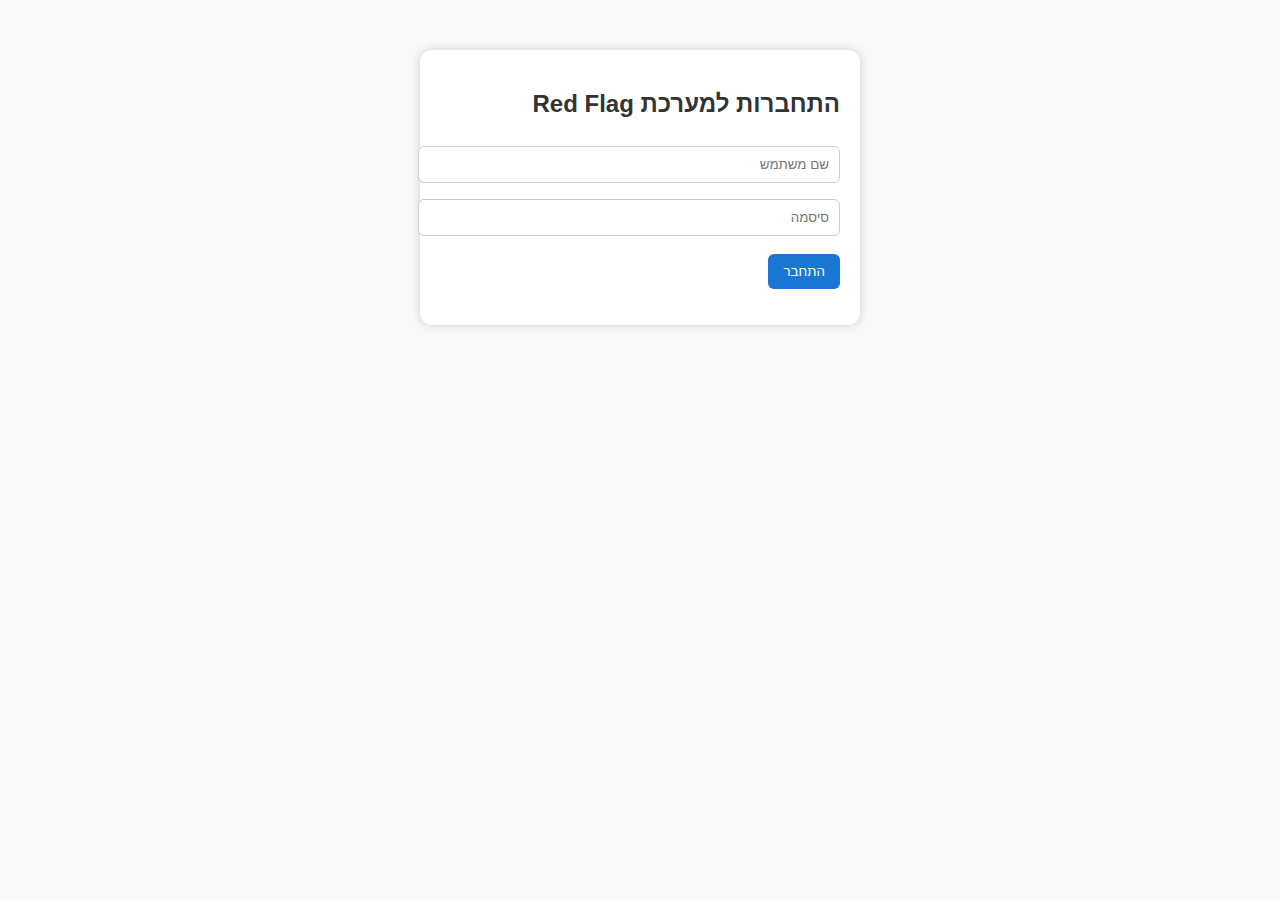
<file: REDFLAG.HTML>
<!DOCTYPE html>
<html lang="he">
<head>
  <meta charset="UTF-8">
  <title>Red Flag – Detecting Hidden Dangers in Teen Relationships</title>
  <style>
    body { font-family: Arial; background: #f9f9f9; direction: rtl; margin: 0; padding: 0; }
    .login, .dashboard { max-width: 400px; margin: 50px auto; padding: 20px; background: #fff; border-radius: 12px; box-shadow: 0 0 10px #ccc; }
    .hidden { display: none; }
    .profile-card { border: 1px solid #ddd; padding: 12px; margin: 10px 0; border-radius: 8px; background: #f0f0f0; }
    button { background: #1976d2; color: white; padding: 10px 15px; border: none; border-radius: 6px; cursor: pointer; margin-top: 10px; }
    input { width: 100%; padding: 10px; margin: 8px 0; border: 1px solid #ccc; border-radius: 6px; }
    h2, h3 { color: #333; }
  </style>
</head>
<body>

<div class="login">
  <h2>התחברות למערכת Red Flag</h2>
  <input id="username" placeholder="שם משתמש">
  <input id="password" type="password" placeholder="סיסמה">
  <button onclick="login()">התחבר</button>
  <p id="loginError" style="color: red"></p>
</div>

<div class="dashboard hidden">
  <h2>ברוכים הבאים ל-Red Flag, <span id="displayName"></span></h2>
  <div id="studentsContainer"></div>
</div>

<script>
  const users = [
    { username: "teacher1", password: "1234", name: "רותי המורה" },
    { username: "counselor1", password: "abcd", name: "דניאל היועץ" },
    { username: "admin", password: "admin", name: "מנהלת בית הספר" }
  ];

  const students = [
    { id: 1, name: "נועם לוי", status: "ניטרלי", score: 53 },
    { id: 2, name: "רוני כהן", status: "סיכון בינוני", score: 74 },
    { id: 3, name: "מאיה פרץ", status: "סיכון גבוה", score: 91 }
  ];

  function login() {
    const user = users.find(u => u.username === username.value && u.password === password.value);
    if (!user) {
      loginError.innerText = "שם משתמש או סיסמה שגויים";
      return;
    }
    document.querySelector(".login").classList.add("hidden");
    document.querySelector(".dashboard").classList.remove("hidden");
    displayName.innerText = user.name;
    loadStudents();
  }

  function loadStudents() {
    const container = document.getElementById("studentsContainer");
    container.innerHTML = "<h3>רשימת תלמידים במעקב רגשי</h3>";
    students.forEach(s => {
      const div = document.createElement("div");
      div.className = "profile-card";
      div.innerHTML = `
        <strong>${s.name}</strong><br>
        מצב רגשי: <b>${s.status}</b><br>
        ניקוד מדד רגשי: ${s.score}<br>
        <button onclick="viewStudent(${s.id})">צפה בפרופיל</button>
      `;
      container.appendChild(div);
    });
  }

  function viewStudent(id) {
    const student = students.find(s => s.id === id);
    alert(`
---
מערכת Red Flag
פרופיל: ${student.name}
מצב רגשי: ${student.status}
ניקוד רגשי: ${student.score}
---
(בהתבסס על ניתוח AI לזיהוי קשרים מסוכנים)`);
  }
</script>

</body>
</html>
</file>
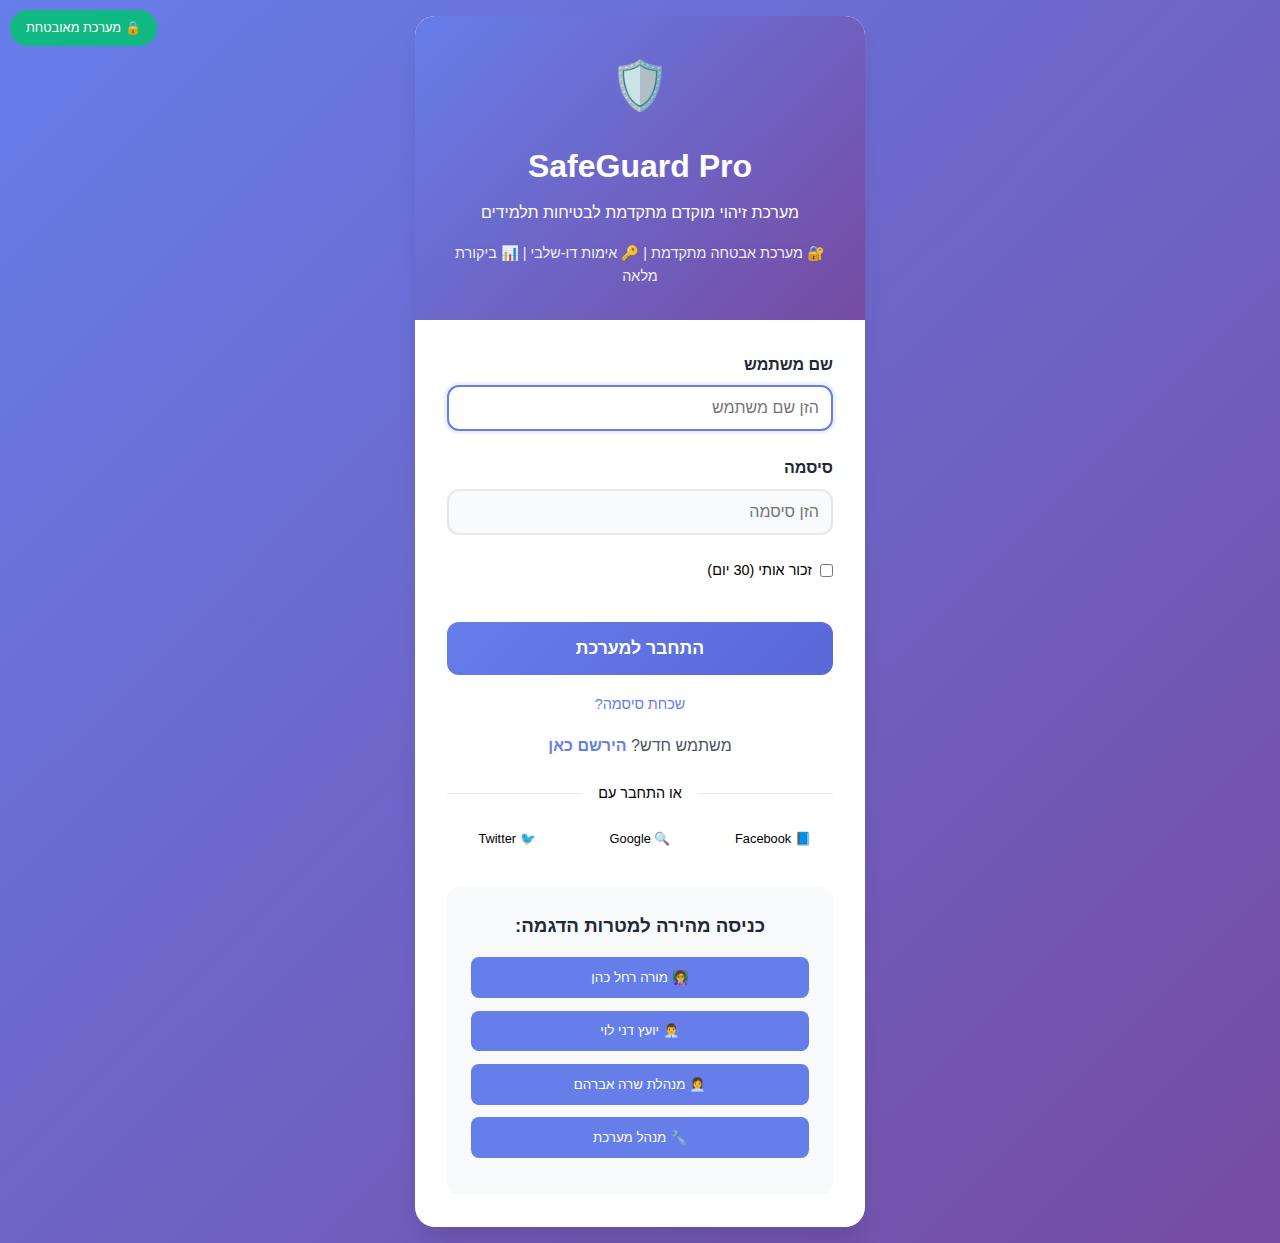
<file: safeguard_application (1).html>
<!DOCTYPE html>
<html lang="he" dir="rtl">
<head>
    <meta charset="UTF-8">
    <meta name="viewport" content="width=device-width, initial-scale=1.0">
    <title>SafeGuard - מערכת זיהוי מוקדם לבטיחות תלמידים - מתקדמת</title>
    <style>
        /* === בסיס === */
        * {
            margin: 0;
            padding: 0;
            box-sizing: border-box;
        }

        :root {
            --primary: #667eea;
            --primary-dark: #5a67d8;
            --secondary: #764ba2;
            --success: #10b981;
            --error: #ef4444;
            --warning: #f59e0b;
            --info: #0ea5e9;
            --bg-light: #f7fafc;
            --white: #ffffff;
            --gray-50: #f9fafb;
            --gray-100: #f3f4f6;
            --gray-200: #e5e7eb;
            --gray-600: #4b5563;
            --gray-800: #1f2937;
            --shadow: 0 4px 6px -1px rgba(0, 0, 0, 0.1);
            --shadow-lg: 0 10px 15px -3px rgba(0, 0, 0, 0.1);
            --shadow-xl: 0 20px 25px -5px rgba(0, 0, 0, 0.1);
            --radius: 12px;
            --radius-lg: 20px;
        }

        body {
            font-family: 'Segoe UI', Tahoma, Geneva, Verdana, sans-serif;
            background: linear-gradient(135deg, var(--primary) 0%, var(--secondary) 100%);
            min-height: 100vh;
            line-height: 1.6;
        }

        /* === עיצובים כלליים === */
        .btn {
            display: inline-flex;
            align-items: center;
            gap: 0.5rem;
            padding: 0.75rem 1.5rem;
            border: none;
            border-radius: 8px;
            font-size: 0.9rem;
            font-weight: 500;
            cursor: pointer;
            transition: all 0.3s ease;
            text-decoration: none;
        }

        .btn-primary { background: var(--primary); color: var(--white); }
        .btn-primary:hover { background: var(--primary-dark); transform: translateY(-1px); }
        .btn-success { background: var(--success); color: var(--white); }
        .btn-warning { background: var(--warning); color: var(--white); }
        .btn-danger { background: var(--error); color: var(--white); }
        .btn-secondary { background: var(--gray-200); color: var(--gray-800); }

        .card {
            background: var(--white);
            border-radius: var(--radius);
            padding: 1.5rem;
            box-shadow: var(--shadow);
            transition: transform 0.3s ease;
            margin-bottom: 1.5rem;
        }

        .card:hover { transform: translateY(-2px); }

        .status-badge {
            display: inline-block;
            padding: 0.25rem 0.75rem;
            border-radius: 20px;
            font-size: 0.8rem;
            font-weight: 500;
        }

        .status-high { background: rgba(239, 68, 68, 0.1); color: var(--error); }
        .status-medium { background: rgba(245, 158, 11, 0.1); color: var(--warning); }
        .status-low { background: rgba(16, 185, 129, 0.1); color: var(--success); }
        .status-new { background: rgba(14, 165, 233, 0.1); color: var(--info); }

        .hidden { display: none !important; }

        /* === מערכות אבטחה חדשות === */
        .security-indicator {
            position: fixed;
            top: 10px;
            left: 10px;
            background: var(--success);
            color: white;
            padding: 0.5rem 1rem;
            border-radius: 20px;
            font-size: 0.8rem;
            z-index: 9999;
            animation: pulse 2s infinite;
        }

        .security-indicator.warning {
            background: var(--warning);
        }

        .security-indicator.danger {
            background: var(--error);
        }

        @keyframes pulse {
            0%, 100% { opacity: 1; }
            50% { opacity: 0.7; }
        }

        .biometric-scanner {
            width: 100px;
            height: 100px;
            border: 3px solid var(--primary);
            border-radius: 50%;
            margin: 1rem auto;
            display: flex;
            align-items: center;
            justify-content: center;
            font-size: 2rem;
            animation: scan 2s infinite;
            cursor: pointer;
        }

        @keyframes scan {
            0%, 100% { border-color: var(--primary); }
            50% { border-color: var(--success); }
        }

        .two-factor-input {
            display: flex;
            gap: 0.5rem;
            justify-content: center;
            margin: 1rem 0;
        }

        .two-factor-input input {
            width: 50px;
            height: 50px;
            text-align: center;
            font-size: 1.5rem;
            border: 2px solid var(--gray-200);
            border-radius: 8px;
            transition: all 0.3s ease;
        }

        .two-factor-input input:focus {
            border-color: var(--primary);
            outline: none;
        }

        .activity-log {
            max-height: 300px;
            overflow-y: auto;
            border: 1px solid var(--gray-200);
            border-radius: 8px;
            padding: 1rem;
        }

        .log-entry {
            display: flex;
            justify-content: space-between;
            padding: 0.5rem;
            border-bottom: 1px solid var(--gray-100);
            font-size: 0.9rem;
        }

        .log-entry:last-child {
            border-bottom: none;
        }

        .log-entry.success { color: var(--success); }
        .log-entry.warning { color: var(--warning); }
        .log-entry.error { color: var(--error); }

        .permission-matrix {
            display: grid;
            grid-template-columns: 200px repeat(4, 1fr);
            gap: 0.5rem;
            margin: 1rem 0;
        }

        .permission-header {
            background: var(--primary);
            color: white;
            padding: 0.5rem;
            text-align: center;
            font-weight: bold;
        }

        .permission-cell {
            background: var(--gray-50);
            padding: 0.5rem;
            text-align: center;
            border: 1px solid var(--gray-200);
        }

        .permission-granted {
            background: rgba(16, 185, 129, 0.1);
            color: var(--success);
        }

        .permission-denied {
            background: rgba(239, 68, 68, 0.1);
            color: var(--error);
        }

        /* === דף התחברות === */
        .login-page {
            display: flex;
            align-items: center;
            justify-content: center;
            min-height: 100vh;
            padding: 1rem;
        }

        .login-container {
            background: var(--white);
            border-radius: var(--radius-lg);
            box-shadow: var(--shadow-xl);
            overflow: hidden;
            width: 100%;
            max-width: 450px;
            animation: slideIn 0.8s ease-out;
        }

        @keyframes slideIn {
            from { opacity: 0; transform: translateY(30px) scale(0.95); }
            to { opacity: 1; transform: translateY(0) scale(1); }
        }

        .login-header {
            background: linear-gradient(135deg, var(--primary) 0%, var(--secondary) 100%);
            color: var(--white);
            padding: 2rem;
            text-align: center;
        }

        .login-header .logo { font-size: 3rem; margin-bottom: 1rem; }
        .login-header h1 { font-size: 2rem; margin-bottom: 0.5rem; }

        .login-form {
            padding: 2rem;
        }

        .form-group {
            margin-bottom: 1.5rem;
        }

        .form-label {
            display: block;
            color: var(--gray-800);
            font-weight: 600;
            margin-bottom: 0.5rem;
        }

        .form-input {
            width: 100%;
            padding: 1rem;
            border: 2px solid var(--gray-200);
            border-radius: var(--radius);
            font-size: 1rem;
            transition: all 0.3s ease;
            background: var(--gray-50);
        }

        .form-input:focus {
            outline: none;
            border-color: var(--primary);
            background: var(--white);
            box-shadow: 0 0 0 3px rgba(102, 126, 234, 0.1);
        }

        .login-btn {
            width: 100%;
            padding: 1rem;
            background: linear-gradient(135deg, var(--primary) 0%, var(--primary-dark) 100%);
            color: var(--white);
            border: none;
            border-radius: var(--radius);
            font-size: 1.1rem;
            font-weight: 600;
            cursor: pointer;
            transition: all 0.3s ease;
            margin-top: 1rem;
        }

        .login-btn:hover {
            transform: translateY(-2px);
            box-shadow: var(--shadow-lg);
        }

        .quick-login {
            margin-top: 2rem;
            padding: 1.5rem;
            background: var(--gray-50);
            border-radius: var(--radius);
        }

        .quick-login h3 {
            margin-bottom: 1rem;
            color: var(--gray-800);
            text-align: center;
        }

        .quick-btn {
            display: block;
            width: 100%;
            padding: 0.8rem;
            margin-bottom: 0.8rem;
            background: var(--primary);
            color: var(--white);
            border: none;
            border-radius: 8px;
            cursor: pointer;
            transition: all 0.3s ease;
        }

        .quick-btn:hover { background: var(--primary-dark); }

        .social-btn {
            flex: 1;
            padding: 0.6rem;
            border: 1px solid var(--gray-300);
            border-radius: 8px;
            background: var(--white);
            cursor: pointer;
            font-size: 0.8rem;
            font-weight: 500;
            transition: all 0.3s ease;
            min-width: 80px;
        }

        .social-btn:hover {
            transform: translateY(-1px);
            box-shadow: var(--shadow);
        }

        .social-btn.facebook:hover { background: #1877f2; color: white; }
        .social-btn.google:hover { background: #4285f4; color: white; }
        .social-btn.twitter:hover { background: #1da1f2; color: white; }

        /* דף הרשמה */
        .register-page {
            display: none;
        }

        .register-container {
            background: var(--white);
            border-radius: var(--radius-lg);
            box-shadow: var(--shadow-xl);
            overflow: hidden;
            width: 100%;
            max-width: 500px;
            animation: slideIn 0.8s ease-out;
        }

        .register-header {
            background: linear-gradient(135deg, var(--success) 0%, #059669 100%);
            color: var(--white);
            padding: 2rem;
            text-align: center;
        }

        .register-form {
            padding: 2rem;
        }

        /* === האפליקציה הראשית === */
        .app-page {
            display: none;
            background-color: var(--bg-light);
            color: var(--gray-800);
            min-height: 100vh;
        }

        /* כותרת */
        .header {
            background: linear-gradient(135deg, var(--primary), var(--primary-dark));
            color: var(--white);
            padding: 1rem 2rem;
            box-shadow: var(--shadow);
        }

        .header-content {
            max-width: 1200px;
            margin: 0 auto;
            display: flex;
            justify-content: space-between;
            align-items: center;
        }

        .header .logo {
            display: flex;
            align-items: center;
            gap: 0.5rem;
            font-size: 1.5rem;
            font-weight: bold;
        }

        .user-menu {
            display: flex;
            align-items: center;
            gap: 1rem;
        }

        /* ניווט */
        .navigation {
            background: var(--white);
            border-bottom: 1px solid var(--gray-200);
            padding: 0 2rem;
        }

        .nav-content {
            max-width: 1200px;
            margin: 0 auto;
            display: flex;
            gap: 2rem;
        }

        .nav-item {
            padding: 1rem 0;
            cursor: pointer;
            border-bottom: 3px solid transparent;
            transition: all 0.3s ease;
            font-weight: 500;
        }

        .nav-item:hover,
        .nav-item.active {
            color: var(--primary);
            border-bottom-color: var(--primary);
        }

        /* תוכן ראשי */
        .main-content {
            max-width: 1200px;
            margin: 2rem auto;
            padding: 0 2rem;
        }

        .page-title {
            font-size: 2rem;
            margin-bottom: 2rem;
            color: var(--gray-800);
        }

        /* כרטיסיות דשבורד */
        .dashboard-cards {
            display: grid;
            grid-template-columns: repeat(auto-fit, minmax(280px, 1fr));
            gap: 1.5rem;
            margin-bottom: 2rem;
        }

        .dashboard-card {
            background: var(--white);
            border-radius: var(--radius);
            padding: 1.5rem;
            box-shadow: var(--shadow);
            transition: transform 0.3s ease;
        }

        .dashboard-card:hover { transform: translateY(-2px); }

        .card-header {
            display: flex;
            justify-content: space-between;
            align-items: center;
            margin-bottom: 1rem;
        }

        .card-title {
            font-size: 1.1rem;
            font-weight: 600;
            color: var(--gray-800);
        }

        .card-icon {
            width: 2.5rem;
            height: 2.5rem;
            border-radius: 8px;
            display: flex;
            align-items: center;
            justify-content: center;
            font-size: 1.2rem;
        }

        .card-value {
            font-size: 2rem;
            font-weight: bold;
            margin-bottom: 0.5rem;
        }

        .card-description {
            color: var(--gray-600);
            font-size: 0.9rem;
        }

        /* סוגי כרטיסיות */
        .card-danger .card-icon { background: rgba(239, 68, 68, 0.1); color: var(--error); }
        .card-danger .card-value { color: var(--error); }
        .card-warning .card-icon { background: rgba(245, 158, 11, 0.1); color: var(--warning); }
        .card-warning .card-value { color: var(--warning); }
        .card-success .card-icon { background: rgba(16, 185, 129, 0.1); color: var(--success); }
        .card-success .card-value { color: var(--success); }
        .card-info .card-icon { background: rgba(14, 165, 233, 0.1); color: var(--info); }
        .card-info .card-value { color: var(--info); }

        /* טבלאות */
        .table-container {
            background: var(--white);
            border-radius: var(--radius);
            overflow: hidden;
            box-shadow: var(--shadow);
            margin-bottom: 2rem;
        }

        .table-header {
            padding: 1.5rem;
            border-bottom: 1px solid var(--gray-200);
            display: flex;
            justify-content: space-between;
            align-items: center;
        }

        .table-title {
            font-size: 1.2rem;
            font-weight: 600;
        }

        .table {
            width: 100%;
            border-collapse: collapse;
        }

        .table th,
        .table td {
            padding: 1rem;
            text-align: right;
            border-bottom: 1px solid var(--gray-200);
        }

        .table th {
            background: var(--gray-100);
            font-weight: 600;
            color: var(--gray-800);
        }

        .table tbody tr:hover {
            background: var(--gray-100);
        }

        .table .btn {
            padding: 0.5rem 1rem;
            font-size: 0.8rem;
            margin-left: 0.5rem;
        }

        /* הודעות */
        .message {
            padding: 1rem;
            border-radius: var(--radius);
            margin-bottom: 1rem;
            font-weight: 500;
            animation: slideDown 0.3s ease;
        }

        .message.error {
            background: rgba(239, 68, 68, 0.1);
            color: var(--error);
            border: 1px solid rgba(239, 68, 68, 0.2);
        }

        .message.success {
            background: rgba(16, 185, 129, 0.1);
            color: var(--success);
            border: 1px solid rgba(16, 185, 129, 0.2);
        }

        .message.info {
            background: rgba(14, 165, 233, 0.1);
            color: var(--info);
            border: 1px solid rgba(14, 165, 233, 0.2);
        }

        @keyframes slideDown {
            from { opacity: 0; transform: translateY(-10px); }
            to { opacity: 1; transform: translateY(0); }
        }

        /* אלרטים */
        .alert {
            padding: 1rem;
            border-radius: 8px;
            margin-bottom: 1rem;
            border-left: 4px solid;
        }

        .alert-success {
            background: rgba(16, 185, 129, 0.1);
            border-color: var(--success);
            color: #065f46;
        }

        .alert-error {
            background: rgba(239, 68, 68, 0.1);
            border-color: var(--error);
            color: #991b1b;
        }

        .alert-info {
            background: rgba(14, 165, 233, 0.1);
            border-color: var(--info);
            color: #0c4a6e;
        }

        /* רספונסיביות */
        @media (max-width: 768px) {
            .dashboard-cards {
                grid-template-columns: 1fr;
            }
            .nav-content {
                overflow-x: auto;
                white-space: nowrap;
            }
            .main-content {
                padding: 0 1rem;
            }
            .table .btn {
                padding: 0.4rem 0.8rem;
                font-size: 0.75rem;
            }
            .form-input, .form-input select {
                font-size: 16px; /* מונע זום במובייל */
            }
        }

        /* סגנונות מיוחדים */
        .demo-highlight {
            border-left: 5px solid var(--primary);
            background: linear-gradient(135deg, rgba(102, 126, 234, 0.05), rgba(118, 75, 162, 0.05));
        }

        .feature-buttons {
            display: flex;
            gap: 1rem;
            flex-wrap: wrap;
            margin-top: 1rem;
        }

        .form-input, .form-input select, .form-input textarea {
            width: 100%;
            padding: 0.75rem;
            border: 2px solid var(--gray-200);
            border-radius: var(--radius);
            font-size: 1rem;
            transition: all 0.3s ease;
            background: var(--gray-50);
            font-family: inherit;
        }

        .form-input:focus {
            outline: none;
            border-color: var(--primary);
            background: var(--white);
            box-shadow: 0 0 0 3px rgba(102, 126, 234, 0.1);
        }

        .report-table-container {
            margin: 1rem 0;
            border-radius: var(--radius);
            overflow: hidden;
            box-shadow: var(--shadow);
        }

        .report-table {
            width: 100%;
            border-collapse: collapse;
            font-size: 0.9rem;
        }

        .report-table th {
            background: var(--primary);
            color: var(--white);
            padding: 0.75rem;
            text-align: right;
            font-weight: 600;
        }

        .report-table td {
            padding: 0.75rem;
            border-bottom: 1px solid var(--gray-200);
            text-align: right;
        }

        .report-table tbody tr:hover {
            background: var(--gray-50);
        }

        .report-table tbody tr:nth-child(even) {
            background: rgba(102, 126, 234, 0.02);
        }

        @media (max-width: 600px) {
            .feature-buttons {
                flex-direction: column;
            }
            .report-table {
                font-size: 0.8rem;
            }
            .report-table th,
            .report-table td {
                padding: 0.5rem;
            }
        }
    </style>
</head>
<body>
    <!-- אינדיקטור אבטחה -->
    <div id="securityIndicator" class="security-indicator">
        🔒 מערכת מאובטחת
    </div>

    <!-- דף התחברות -->
    <div id="loginPage" class="login-page">
        <div class="login-container">
            <div class="login-header">
                <div class="logo">🛡️</div>
                <h1>SafeGuard Pro</h1>
                <p>מערכת זיהוי מוקדם מתקדמת לבטיחות תלמידים</p>
                <div style="margin-top: 1rem; font-size: 0.9rem; opacity: 0.9;">
                    🔐 מערכת אבטחה מתקדמת | 🔑 אימות דו-שלבי | 📊 ביקורת מלאה
                </div>
            </div>

            <div class="login-form">
                <div id="messageContainer"></div>

                <!-- שלב 1: התחברות רגילה -->
                <form id="loginForm" onsubmit="handleLogin(event)" style="display: block;">
                    <div class="form-group">
                        <label class="form-label" for="username">שם משתמש</label>
                        <input type="text" id="username" class="form-input" placeholder="הזן שם משתמש" required>
                    </div>

                    <div class="form-group">
                        <label class="form-label" for="password">סיסמה</label>
                        <input type="password" id="password" class="form-input" placeholder="הזן סיסמה" required>
                    </div>

                    <div class="form-group">
                        <label style="display: flex; align-items: center; gap: 0.5rem; cursor: pointer;">
                            <input type="checkbox" id="rememberMe">
                            <span style="font-size: 0.9rem;">זכור אותי (30 יום)</span>
                        </label>
                    </div>

                    <button type="submit" class="login-btn">התחבר למערכת</button>
                    
                    <div style="text-align: center; margin-top: 1rem;">
                        <a href="#" onclick="showForgotPassword()" style="color: var(--primary); text-decoration: none; font-size: 0.9rem;">שכחת סיסמה?</a>
                    </div>
                </form>

                <!-- שלב 2: אימות ביומטרי -->
                <div id="biometricAuth" style="display: none; text-align: center;">
                    <h3>אימות ביומטרי</h3>
                    <p style="margin-bottom: 1rem; color: var(--gray-600);">הצע את האצבע או הסתכל למצלמה</p>
                    <div class="biometric-scanner" onclick="performBiometricAuth()">
                        👆
                    </div>
                    <button type="button" class="btn btn-secondary" onclick="skipBiometric()">דלג על אימות ביומטרי</button>
                </div>

                <!-- שלב 3: אימות דו-שלבי -->
                <div id="twoFactorAuth" style="display: none; text-align: center;">
                    <h3>אימות דו-שלבי</h3>
                    <p style="margin-bottom: 1rem; color: var(--gray-600);">הזן את הקוד שנשלח לטלפון שלך</p>
                    <div class="two-factor-input">
                        <input type="text" maxlength="1" onkeyup="moveToNext(this, 0)">
                        <input type="text" maxlength="1" onkeyup="moveToNext(this, 1)">
                        <input type="text" maxlength="1" onkeyup="moveToNext(this, 2)">
                        <input type="text" maxlength="1" onkeyup="moveToNext(this, 3)">
                        <input type="text" maxlength="1" onkeyup="moveToNext(this, 4)">
                        <input type="text" maxlength="1" onkeyup="moveToNext(this, 5)">
                    </div>
                    <button type="button" class="btn btn-primary" onclick="verifyTwoFactor()">אמת קוד</button>
                    <button type="button" class="btn btn-secondary" onclick="resendCode()">שלח קוד מחדש</button>
                </div>

                <!-- שלב 4: שחזור סיסמה -->
                <div id="forgotPasswordForm" style="display: none;">
                    <h3>שחזור סיסמה</h3>
                    <div class="form-group">
                        <label class="form-label" for="resetEmail">כתובת אימייל</label>
                        <input type="email" id="resetEmail" class="form-input" placeholder="הזן כתובת אימייל" required>
                    </div>
                    <button type="button" class="btn btn-primary" onclick="sendPasswordReset()">שלח קישור איפוס</button>
                    <button type="button" class="btn btn-secondary" onclick="backToLogin()">חזור להתחברות</button>
                </div>

                <!-- לינק למשתמש חדש -->
                <div style="text-align: center; margin-top: 1rem;">
                    <p style="color: var(--gray-600);">משתמש חדש? 
                        <a href="#" onclick="showRegisterPage()" style="color: var(--primary); text-decoration: none; font-weight: 600;">הירשם כאן</a>
                    </p>
                </div>

                <!-- או התחברות מרשתות חברתיות -->
                <div style="margin-top: 1.5rem; text-align: center;">
                    <div style="display: flex; align-items: center; margin-bottom: 1rem;">
                        <div style="flex: 1; height: 1px; background: var(--gray-200);"></div>
                        <span style="padding: 0 1rem; color: var(--gray-500); font-size: 0.9rem;">או התחבר עם</span>
                        <div style="flex: 1; height: 1px; background: var(--gray-200);"></div>
                    </div>
                    
                    <div style="display: flex; gap: 0.8rem; justify-content: center;">
                        <button type="button" class="social-btn facebook" onclick="loginWithFacebook()">
                            📘 Facebook
                        </button>
                        <button type="button" class="social-btn google" onclick="loginWithGoogle()">
                            🔍 Google
                        </button>
                        <button type="button" class="social-btn twitter" onclick="loginWithTwitter()">
                            🐦 Twitter
                        </button>
                    </div>
                </div>

                <div class="quick-login">
                    <h3>כניסה מהירה למטרות הדגמה:</h3>
                    <button class="quick-btn" onclick="quickLogin('מורה רחל כהן', 'teacher')">
                        👩‍🏫 מורה רחל כהן
                    </button>
                    <button class="quick-btn" onclick="quickLogin('יועץ דני לוי', 'counselor')">
                        👨‍💼 יועץ דני לוי
                    </button>
                    <button class="quick-btn" onclick="quickLogin('מנהלת שרה אברהם', 'principal')">
                        👩‍💼 מנהלת שרה אברהם
                    </button>
                    <button class="quick-btn" onclick="quickLogin('מנהל מערכת', 'admin')">
                        🔧 מנהל מערכת
                    </button>
                </div>
            </div>
        </div>
    </div>

    <!-- דף הרשמה -->
    <div id="registerPage" class="login-page register-page">
        <div class="register-container">
            <div class="register-header">
                <div class="logo">🆕</div>
                <h1>הרשמה למערכת</h1>
                <p>צור חשבון חדש במערכת SafeGuard Pro</p>
            </div>

            <div class="register-form">
                <div id="registerMessageContainer"></div>

                <form id="registerForm" onsubmit="handleRegister(event)">
                    <div class="form-group">
                        <label class="form-label" for="regFirstName">שם פרטי</label>
                        <input type="text" id="regFirstName" class="form-input" placeholder="הזן שם פרטי" required>
                    </div>

                    <div class="form-group">
                        <label class="form-label" for="regLastName">שם משפחה</label>
                        <input type="text" id="regLastName" class="form-input" placeholder="הזן שם משפחה" required>
                    </div>

                    <div class="form-group">
                        <label class="form-label" for="regEmail">כתובת אימייל</label>
                        <input type="email" id="regEmail" class="form-input" placeholder="הזן כתובת אימייל" required>
                    </div>

                    <div class="form-group">
                        <label class="form-label" for="regPhone">מספר טלפון</label>
                        <input type="tel" id="regPhone" class="form-input" placeholder="הזן מספר טלפון לאימות" required>
                    </div>

                    <div class="form-group">
                        <label class="form-label" for="regPassword">סיסמה</label>
                        <input type="password" id="regPassword" class="form-input" placeholder="בחר סיסמה חזקה (8+ תווים)" required minlength="8">
                        <div style="font-size: 0.8rem; color: var(--gray-600); margin-top: 0.5rem;">
                            הסיסמה חייבת להכיל: אותיות גדולות, קטנות, מספרים ותו מיוחד
                        </div>
                    </div>

                    <div class="form-group">
                        <label class="form-label" for="regConfirmPassword">אישור סיסמה</label>
                        <input type="password" id="regConfirmPassword" class="form-input" placeholder="הזן את הסיסמה שוב" required>
                    </div>

                    <div class="form-group">
                        <label class="form-label" for="regRole">תפקיד במערכת</label>
                        <select id="regRole" class="form-input" required>
                            <option value="">בחר תפקיד</option>
                            <option value="teacher">מורה</option>
                            <option value="counselor">יועץ חינוכי</option>
                            <option value="principal">מנהל/ת בית ספר</option>
                            <option value="admin">מנהל מערכת</option>
                        </select>
                    </div>

                    <div class="form-group">
                        <label class="form-label" for="regInstitution">מוסד חינוכי</label>
                        <input type="text" id="regInstitution" class="form-input" placeholder="שם בית הספר או המוסד" required>
                    </div>

                    <div class="form-group">
                        <label style="display: flex; align-items: center; gap: 0.5rem; cursor: pointer;">
                            <input type="checkbox" id="regTerms" required>
                            <span style="font-size: 0.9rem; color: var(--gray-600);">
                                אני מסכים/ה לתנאי השימוש ולמדיניות הפרטיות
                            </span>
                        </label>
                    </div>

                    <div class="form-group">
                        <label style="display: flex; align-items: center; gap: 0.5rem; cursor: pointer;">
                            <input type="checkbox" id="regNewsletters">
                            <span style="font-size: 0.9rem; color: var(--gray-600);">
                                אני מעוניין/ת לקבל עדכונים ובטלטן אבטחה
                            </span>
                        </label>
                    </div>

                    <button type="submit" class="login-btn">הירשם למערכת</button>
                </form>

                <!-- לינק חזרה להתחברות -->
                <div style="text-align: center; margin-top: 1rem;">
                    <p style="color: var(--gray-600);">כבר יש לך חשבון? 
                        <a href="#" onclick="showLoginPage()" style="color: var(--primary); text-decoration: none; font-weight: 600;">התחבר כאן</a>
                    </p>
                </div>

                <!-- או הרשמה מרשתות חברתיות -->
                <div style="margin-top: 1.5rem; text-align: center;">
                    <div style="display: flex; align-items: center; margin-bottom: 1rem;">
                        <div style="flex: 1; height: 1px; background: var(--gray-200);"></div>
                        <span style="padding: 0 1rem; color: var(--gray-500); font-size: 0.9rem;">או הירשם עם</span>
                        <div style="flex: 1; height: 1px; background: var(--gray-200);"></div>
                    </div>
                    
                    <div style="display: flex; gap: 0.8rem; justify-content: center;">
                        <button type="button" class="social-btn facebook" onclick="registerWithFacebook()">
                            📘 Facebook
                        </button>
                        <button type="button" class="social-btn google" onclick="registerWithGoogle()">
                            🔍 Google
                        </button>
                        <button type="button" class="social-btn twitter" onclick="registerWithTwitter()">
                            🐦 Twitter
                        </button>
                    </div>
                </div>
            </div>
        </div>
    </div>

    <!-- האפליקציה הראשית -->
    <div id="appPage" class="app-page">
        <!-- כותרת -->
        <header class="header">
            <div class="header-content">
                <div class="logo">🛡️ SafeGuard Pro</div>
                <div class="user-menu">
                    <span id="userRole" style="font-size: 0.8rem; opacity: 0.8;"></span>
                    <span id="currentUser">משתמש</span>
                    <span id="sessionTimer" style="font-size: 0.8rem; opacity: 0.8;"></span>
                    <button class="btn btn-secondary" onclick="showSecurityPanel()">🔒 אבטחה</button>
                    <button class="btn btn-secondary" onclick="handleLogout()">יציאה</button>
                </div>
            </div>
        </header>

        <!-- ניווט -->
        <nav class="navigation">
            <div class="nav-content">
                <div class="nav-item active" onclick="showSection('dashboard')">לוח בקרה</div>
                <div class="nav-item" onclick="showSection('students')">תלמידים</div>
                <div class="nav-item" onclick="showSection('alerts')">התראות</div>
                <div class="nav-item" onclick="showSection('reports')">דוחות</div>
                <div class="nav-item" onclick="showSection('security')">🔒 אבטחה</div>
                <div class="nav-item" onclick="showSection('settings')">הגדרות</div>
            </div>
        </nav>

        <!-- תוכן ראשי -->
        <main class="main-content">
            <!-- לוח בקרה -->
            <section id="dashboard-section">
                <h1 class="page-title">לוח בקרה מתקדם</h1>
                
                <!-- כרטיסיות סטטיסטיקות -->
                <div class="dashboard-cards">
                    <div class="dashboard-card card-danger">
                        <div class="card-header">
                            <div class="card-title">התראות דחופות</div>
                            <div class="card-icon">🚨</div>
                        </div>
                        <div class="card-value">3</div>
                        <div class="card-description">דורשות טיפול מיידי</div>
                    </div>

                    <div class="dashboard-card card-warning">
                        <div class="card-header">
                            <div class="card-title">תלמידים בסיכון</div>
                            <div class="card-icon">⚠️</div>
                        </div>
                        <div class="card-value">12</div>
                        <div class="card-description">דורשים מעקב צמוד</div>
                    </div>

                    <div class="dashboard-card card-success">
                        <div class="card-header">
                            <div class="card-title">תלמידים במעקב</div>
                            <div class="card-icon">👥</div>
                        </div>
                        <div class="card-value">87</div>
                        <div class="card-description">סה"כ תלמידים פעילים</div>
                    </div>

                    <div class="dashboard-card card-info">
                        <div class="card-header">
                            <div class="card-title">דוחות השבוע</div>
                            <div class="card-icon">📊</div>
                        </div>
                        <div class="card-value">5</div>
                        <div class="card-description">דוחות שנוצרו השבוע</div>
                    </div>

                    <!-- כרטיסיית אבטחה חדשה -->
                    <div class="dashboard-card card-info">
                        <div class="card-header">
                            <div class="card-title">סטטוס אבטחה</div>
                            <div class="card-icon">🔒</div>
                        </div>
                        <div class="card-value">98%</div>
                        <div class="card-description">רמת אבטחה מצוינת</div>
                    </div>

                    <div class="dashboard-card card-success">
                        <div class="card-header">
                            <div class="card-title">משתמשים מחוברים</div>
                            <div class="card-icon">👤</div>
                        </div>
                        <div class="card-value">24</div>
                        <div class="card-description">פעילים כעת במערכת</div>
                    </div>
                </div>

                <!-- טבלת התראות אחרונות -->
                <div class="table-container">
                    <div class="table-header">
                        <div class="table-title">התראות אחרונות</div>
                        <button class="btn btn-primary" onclick="showSection('alerts')">צפה בכל ההתראות</button>
                    </div>
                    <table class="table">
                        <thead>
                            <tr>
                                <th>תלמיד</th>
                                <th>סוג התראה</th>
                                <th>רמת חומרה</th>
                                <th>זמן</th>
                                <th>פעולות</th>
                            </tr>
                        </thead>
                        <tbody>
                            <tr>
                                <td>שרה מרטינס</td>
                                <td>בעיה חברתית</td>
                                <td><span class="status-badge status-high">גבוה</span></td>
                                <td>21/01/2024 08:30</td>
                                <td>
                                    <button class="btn btn-primary" onclick="viewStudentProfile('sarah_martins')">צפה</button>
                                    <button class="btn btn-success">פתור</button>
                                </td>
                            </tr>
                            <tr>
                                <td>דוד לוי</td>
                                <td>בעיה התנהגותית</td>
                                <td><span class="status-badge status-medium">בינוני</span></td>
                                <td>20/01/2024 11:45</td>
                                <td>
                                    <button class="btn btn-primary" onclick="viewStudentProfile('david_levi')">צפה</button>
                                    <button class="btn btn-success">פתור</button>
                                </td>
                            </tr>
                            <tr>
                                <td>מיכל כהן</td>
                                <td>בעיה אקדמית</td>
                                <td><span class="status-badge status-low">נמוך</span></td>
                                <td>19/01/2024 14:20</td>
                                <td>
                                    <button class="btn btn-primary" onclick="viewStudentProfile('michal_cohen')">צפה</button>
                                    <button class="btn btn-success">פתור</button>
                                </td>
                            </tr>
                        </tbody>
                    </table>
                </div>

                <!-- הדגמת תכונות מתקדמות -->
                <div class="card demo-highlight">
                    <div class="card-header">
                        <div class="card-title">🚀 הדגמת יכולות מתקדמות</div>
                    </div>
                    <p>הדגמת היכולות הטכניות המתקדמות של מערכת SafeGuard Pro:</p>
                    <div class="feature-buttons">
                        <button class="btn btn-primary" onclick="demonstrateAI()">
                            🤖 הדגמת יכולות AI
                        </button>
                        <button class="btn btn-warning" onclick="demonstrateProblemSolving()">
                            🔧 פתרון בעיות אוטומטי
                        </button>
                        <button class="btn btn-success" onclick="demonstratePerformance()">
                            ⚡ אופטימיזציית ביצועים
                        </button>
                        <button class="btn btn-info" onclick="generateReport()">
                            📊 דוח מתקדם
                        </button>
                        <button class="btn btn-danger" onclick="demonstrateSecurityScan()">
                            🔍 סריקת אבטחה
                        </button>
                    </div>
                </div>
            </section>

            <!-- מעקב תלמידים -->
            <section id="students-section" class="hidden">
                <h1 class="page-title">מעקב תלמידים</h1>
                
                <div class="table-container">
                    <div class="table-header">
                        <div class="table-title">רשימת תלמידים</div>
                        <button class="btn btn-primary" onclick="showAddStudentModal()">➕ הוסף תלמיד</button>
                    </div>
                    <table class="table">
                        <thead>
                            <tr>
                                <th>שם התלמיד</th>
                                <th>כיתה</th>
                                <th>רמת סיכון</th>
                                <th>עדכון אחרון</th>
                                <th>פעולות</th>
                            </tr>
                        </thead>
                        <tbody>
                            <tr>
                                <td>שרה מרטינס</td>
                                <td>כיתה ז</td>
                                <td><span class="status-badge status-high">גבוה</span></td>
                                <td>21/01/2024 10:30</td>
                                <td>
                                    <button class="btn btn-primary" onclick="viewStudentProfile('sarah_martins')">צפה</button>
                                    <button class="btn btn-warning">ערוך</button>
                                </td>
                            </tr>
                            <tr>
                                <td>דוד לוי</td>
                                <td>כיתה ח</td>
                                <td><span class="status-badge status-medium">בינוני</span></td>
                                <td>20/01/2024 14:20</td>
                                <td>
                                    <button class="btn btn-primary" onclick="viewStudentProfile('david_levi')">צפה</button>
                                    <button class="btn btn-warning">ערוך</button>
                                </td>
                            </tr>
                            <tr>
                                <td>מיכל כהן</td>
                                <td>כיתה ו</td>
                                <td><span class="status-badge status-low">נמוך</span></td>
                                <td>19/01/2024 09:15</td>
                                <td>
                                    <button class="btn btn-primary" onclick="viewStudentProfile('michal_cohen')">צפה</button>
                                    <button class="btn btn-warning">ערוך</button>
                                </td>
                            </tr>
                        </tbody>
                    </table>
                </div>
            </section>

            <!-- ניהול התראות -->
            <section id="alerts-section" class="hidden">
                <h1 class="page-title">ניהול התראות</h1>
                
                <div class="table-container">
                    <div class="table-header">
                        <div class="table-title">כל ההתראות</div>
                        <button class="btn btn-primary" onclick="showCreateAlertModal()">🚨 צור התראה חדשה</button>
                    </div>
                    <table class="table">
                        <thead>
                            <tr>
                                <th>תלמיד</th>
                                <th>סוג התראה</th>
                                <th>חומרה</th>
                                <th>סטטוס</th>
                                <th>נוצר</th>
                                <th>פעולות</th>
                            </tr>
                        </thead>
                        <tbody>
                            <tr>
                                <td>שרה מרטינס</td>
                                <td>בעיה חברתית</td>
                                <td><span class="status-badge status-high">גבוה</span></td>
                                <td><span class="status-badge status-new">חדש</span></td>
                                <td>21/01/2024 08:30</td>
                                <td>
                                    <button class="btn btn-primary" onclick="viewStudentProfile('sarah_martins')">צפה</button>
                                    <button class="btn btn-success">פתור</button>
                                </td>
                            </tr>
                            <tr>
                                <td>דוד לוי</td>
                                <td>בעיה התנהגותית</td>
                                <td><span class="status-badge status-medium">בינוני</span></td>
                                <td><span class="status-badge status-medium">בטיפול</span></td>
                                <td>20/01/2024 11:45</td>
                                <td>
                                    <button class="btn btn-primary" onclick="viewStudentProfile('david_levi')">צפה</button>
                                    <button class="btn btn-success">פתור</button>
                                </td>
                            </tr>
                        </tbody>
                    </table>
                </div>
            </section>

            <!-- דוחות -->
            <section id="reports-section" class="hidden">
                <h1 class="page-title">דוחות ואנליטיקה</h1>
                
                <div class="dashboard-cards">
                    <div class="card">
                        <div class="card-header">
                            <div class="card-title">דוח שבועי</div>
                            <div class="card-icon">📈</div>
                        </div>
                        <p>דוח מפורט על פעילות השבוע הנוכחי</p>
                        <br>
                        <button class="btn btn-primary" onclick="generateWeeklyReport()">צור דוח</button>
                    </div>

                    <div class="card">
                        <div class="card-header">
                            <div class="card-title">דוח חודשי</div>
                            <div class="card-icon">📊</div>
                        </div>
                        <p>סיכום חודשי של כל הפעילויות</p>
                        <br>
                        <button class="btn btn-primary" onclick="generateMonthlyReport()">צור דוח</button>
                    </div>

                    <div class="card">
                        <div class="card-header">
                            <div class="card-title">דוח אבטחה</div>
                            <div class="card-icon">🔒</div>
                        </div>
                        <p>דוח מפורט על פעילות אבטחה והרשאות</p>
                        <br>
                        <button class="btn btn-primary" onclick="generateSecurityReport()">צור דוח</button>
                    </div>

                    <div class="card">
                        <div class="card-header">
                            <div class="card-title">דוח מותאם אישית</div>
                            <div class="card-icon">⚙️</div>
                        </div>
                        <p>צור דוח לפי הקריטריונים שלך</p>
                        <br>
                        <button class="btn btn-primary" onclick="showCustomReport()">התחל</button>
                    </div>
                </div>
            </section>

            <!-- מרכז אבטחה חדש -->
            <section id="security-section" class="hidden">
                <h1 class="page-title">🔒 מרכז אבטחה ומערכות הגנה</h1>
                
                <!-- סטטוס אבטחה -->
                <div class="dashboard-cards">
                    <div class="dashboard-card card-success">
                        <div class="card-header">
                            <div class="card-title">סטטוס מערכת</div>
                            <div class="card-icon">✅</div>
                        </div>
                        <div class="card-value">מאובטח</div>
                        <div class="card-description">כל המערכות פועלות כרגיל</div>
                    </div>

                    <div class="dashboard-card card-info">
                        <div class="card-header">
                            <div class="card-title">משתמשים מחוברים</div>
                            <div class="card-icon">👥</div>
                        </div>
                        <div class="card-value">24</div>
                        <div class="card-description">פעילים ברגע זה</div>
                    </div>

                    <div class="dashboard-card card-warning">
                        <div class="card-header">
                            <div class="card-title">ניסיונות חשודים</div>
                            <div class="card-icon">⚠️</div>
                        </div>
                        <div class="card-value">3</div>
                        <div class="card-description">השעה האחרונה</div>
                    </div>

                    <div class="dashboard-card card-success">
                        <div class="card-header">
                            <div class="card-title">גיבויים</div>
                            <div class="card-icon">💾</div>
                        </div>
                        <div class="card-value">100%</div>
                        <div class="card-description">גיבוי אוטומטי פעיל</div>
                    </div>
                </div>

                <!-- מטריצת הרשאות -->
                <div class="card">
                    <div class="card-header">
                        <div class="card-title">🔑 מטריצת הרשאות</div>
                    </div>
                    <div class="permission-matrix">
                        <div class="permission-header">תפקיד</div>
                        <div class="permission-header">צפייה בתלמידים</div>
                        <div class="permission-header">עריכת נתונים</div>
                        <div class="permission-header">יצירת דוחות</div>
                        <div class="permission-header">ניהול משתמשים</div>
                        
                        <div class="permission-cell">מורה</div>
                        <div class="permission-cell permission-granted">✓</div>
                        <div class="permission-cell permission-denied">✗</div>
                        <div class="permission-cell permission-granted">✓</div>
                        <div class="permission-cell permission-denied">✗</div>
                        
                        <div class="permission-cell">יועץ</div>
                        <div class="permission-cell permission-granted">✓</div>
                        <div class="permission-cell permission-granted">✓</div>
                        <div class="permission-cell permission-granted">✓</div>
                        <div class="permission-cell permission-denied">✗</div>
                        
                        <div class="permission-cell">מנהל</div>
                        <div class="permission-cell permission-granted">✓</div>
                        <div class="permission-cell permission-granted">✓</div>
                        <div class="permission-cell permission-granted">✓</div>
                        <div class="permission-cell permission-granted">✓</div>
                        
                        <div class="permission-cell">מנהל מערכת</div>
                        <div class="permission-cell permission-granted">✓</div>
                        <div class="permission-cell permission-granted">✓</div>
                        <div class="permission-cell permission-granted">✓</div>
                        <div class="permission-cell permission-granted">✓</div>
                    </div>
                </div>

                <!-- לוג פעילות -->
                <div class="card">
                    <div class="card-header">
                        <div class="card-title">📋 לוג פעילות אחרון</div>
                        <button class="btn btn-primary" onclick="refreshActivityLog()">רענן</button>
                    </div>
                    <div class="activity-log" id="activityLog">
                        <div class="log-entry success">
                            <span>התחברות מוצלחת - מורה רחל כהן</span>
                            <span>15:30:45</span>
                        </div>
                        <div class="log-entry">
                            <span>צפייה בפרופיל תלמיד - שרה מרטינס</span>
                            <span>15:28:12</span>
                        </div>
                        <div class="log-entry warning">
                            <span>ניסיון התחברות כושל - IP: 192.168.1.100</span>
                            <span>15:25:33</span>
                        </div>
                        <div class="log-entry success">
                            <span>יצירת דוח שבועי - יועץ דני לוי</span>
                            <span>15:20:01</span>
                        </div>
                        <div class="log-entry error">
                            <span>זוהה ניסיון גישה לא מורשה</span>
                            <span>15:15:22</span>
                        </div>
                    </div>
                </div>

                <!-- כלי אבטחה -->
                <div class="card">
                    <div class="card-header">
                        <div class="card-title">🛠️ כלי אבטחה ובקרה</div>
                    </div>
                    <div class="feature-buttons">
                        <button class="btn btn-primary" onclick="runSecurityScan()">
                            🔍 הרץ סריקת אבטחה
                        </button>
                        <button class="btn btn-warning" onclick="lockSuspiciousAccounts()">
                            🔒 נעל חשבונות חשודים
                        </button>
                        <button class="btn btn-success" onclick="runBackup()">
                            💾 הרץ גיבוי מיידי
                        </button>
                        <button class="btn btn-info" onclick="exportSecurityLog()">
                            📤 ייצא לוג אבטחה
                        </button>
                        <button class="btn btn-danger" onclick="emergencyLockdown()">
                            🚨 נעילת חירום
                        </button>
                    </div>
                </div>
            </section>

            <!-- הגדרות -->
            <section id="settings-section" class="hidden">
                <h1 class="page-title">הגדרות מערכת</h1>
                
                <div class="card">
                    <div class="card-header">
                        <div class="card-title">הגדרות התראות</div>
                    </div>
                    
                    <div style="margin-top: 1rem;">
                        <div style="margin-bottom: 1rem;">
                            <label style="display: flex; align-items: center; gap: 0.5rem; cursor: pointer;">
                                <input type="checkbox" checked> 
                                קבלת התראות במייל
                            </label>
                        </div>
                        
                        <div style="margin-bottom: 1rem;">
                            <label style="display: flex; align-items: center; gap: 0.5rem; cursor: pointer;">
                                <input type="checkbox"> 
                                קבלת התראות ב-SMS
                            </label>
                        </div>
                        
                        <div style="margin-bottom: 1.5rem;">
                            <label style="display: block; margin-bottom: 0.5rem; font-weight: 600;">רמת התראות מינימלית</label>
                            <select style="padding: 0.5rem; border: 1px solid var(--gray-200); border-radius: 6px; width: 200px;">
                                <option value="low">נמוך</option>
                                <option value="medium" selected>בינוני</option>
                                <option value="high">גבוה</option>
                            </select>
                        </div>
                        
                        <button class="btn btn-success" onclick="saveSettings()">שמור הגדרות</button>
                    </div>
                </div>

                <!-- הגדרות אבטחה חדשות -->
                <div class="card">
                    <div class="card-header">
                        <div class="card-title">🔒 הגדרות אבטחה מתקדמות</div>
                    </div>
                    
                    <div style="margin-top: 1rem;">
                        <div style="margin-bottom: 1rem;">
                            <label style="display: flex; align-items: center; gap: 0.5rem; cursor: pointer;">
                                <input type="checkbox" checked> 
                                אימות דו-שלבי (2FA)
                            </label>
                        </div>
                        
                        <div style="margin-bottom: 1rem;">
                            <label style="display: flex; align-items: center; gap: 0.5rem; cursor: pointer;">
                                <input type="checkbox" checked> 
                                אימות ביומטרי
                            </label>
                        </div>

                        <div style="margin-bottom: 1rem;">
                            <label style="display: flex; align-items: center; gap: 0.5rem; cursor: pointer;">
                                <input type="checkbox"> 
                                נעילה אוטומטית לאחר חוסר פעילות
                            </label>
                        </div>

                        <div style="margin-bottom: 1rem;">
                            <label style="display: flex; align-items: center; gap: 0.5rem; cursor: pointer;">
                                <input type="checkbox" checked> 
                                רישום כל הפעולות (Audit Trail)
                            </label>
                        </div>
                        
                        <div style="margin-bottom: 1.5rem;">
                            <label style="display: block; margin-bottom: 0.5rem; font-weight: 600;">זמן תפוגת סשן (דקות)</label>
                            <select style="padding: 0.5rem; border: 1px solid var(--gray-200); border-radius: 6px; width: 200px;">
                                <option value="15">15 דקות</option>
                                <option value="30" selected>30 דקות</option>
                                <option value="60">60 דקות</option>
                                <option value="120">120 דקות</option>
                            </select>
                        </div>

                        <div style="margin-bottom: 1.5rem;">
                            <label style="display: block; margin-bottom: 0.5rem; font-weight: 600;">מספר ניסיונות התחברות מקסימלי</label>
                            <select style="padding: 0.5rem; border: 1px solid var(--gray-200); border-radius: 6px; width: 200px;">
                                <option value="3" selected>3 ניסיונות</option>
                                <option value="5">5 ניסיונות</option>
                                <option value="10">10 ניסיונות</option>
                            </select>
                        </div>
                        
                        <button class="btn btn-success" onclick="saveSecuritySettings()">שמור הגדרות אבטחה</button>
                    </div>
                </div>

                <!-- הסבר על הרשאות -->
                <div class="card">
                    <div class="card-header">
                        <div class="card-title">👥 מידע על הרשאות המערכת</div>
                    </div>
                    
                    <div style="margin-top: 1rem;">
                        <h4 style="margin-bottom: 1rem; color: var(--primary);">הרשאות לפי תפקידים:</h4>
                        
                        <div style="margin-bottom: 1rem; padding: 1rem; background: var(--gray-50); border-radius: 8px;">
                            <strong style="color: var(--success);">👩‍🏫 מורה:</strong><br>
                            • צפייה בתלמידים ובפרטיהם<br>
                            • יצירת והתראות<br>
                            • גישה ללוח הבקרה וההגדרות<br>
                            • ❌ אין גישה לדוחות ומרכז אבטחה
                        </div>
                        
                        <div style="margin-bottom: 1rem; padding: 1rem; background: var(--gray-50); border-radius: 8px;">
                            <strong style="color: var(--warning);">👨‍💼 יועץ חינוכי:</strong><br>
                            • כל הרשאות המורה<br>
                            • ✅ יצירת דוחות מתקדמים<br>
                            • עריכת נתוני תלמידים<br>
                            • ❌ אין גישה למרכז אבטחה
                        </div>
                        
                        <div style="margin-bottom: 1rem; padding: 1rem; background: var(--gray-50); border-radius: 8px;">
                            <strong style="color: var(--info);">👩‍💼 מנהל/ת בית ספר:</strong><br>
                            • כל הרשאות היועץ<br>
                            • ✅ ניהול כל התלמידים והמשתמשים<br>
                            • גישה מלאה לכל הדוחות<br>
                            • ❌ אין גישה למרכז אבטחה
                        </div>
                        
                        <div style="margin-bottom: 1rem; padding: 1rem; background: var(--gray-50); border-radius: 8px;">
                            <strong style="color: var(--error);">🔧 מנהל מערכת:</strong><br>
                            • ✅ הרשאות מלאות לכל חלקי המערכת<br>
                            • ✅ גישה למרכז האבטחה<br>
                            • ניהול הרשאות משתמשים<br>
                            • בקרת אבטחה ולוגים
                        </div>
                        
                        <div style="background: rgba(14, 165, 233, 0.1); padding: 1rem; border-radius: 8px; border-left: 4px solid var(--info);">
                            <strong>💡 הערה:</strong> אם נכנסת דרך פייסבוק/גוגל/טוויטר, אתה מקבל אוטומטית הרשאות מורה. 
                            למעבר לתפקיד אחר, פנה למנהל המערכת.
                        </div>
                    </div>
                </div>
            </section>
        </main>
    </div>

    <script>
        // === משתנים גלובליים ===
        let currentUser = null;
        let securitySystem = {
            loginAttempts: {},
            activeSessions: [],
            auditLog: [],
            sessionTimeout: 30, // דקות
            maxLoginAttempts: 3,
            twoFactorEnabled: true,
            biometricEnabled: true
        };

        // === מערכת אבטחה מתקדמת ===
        function initSecuritySystem() {
            // התחלת טיימר סשן
            startSessionTimer();
            
            // מעקב אחר פעילות משתמש
            document.addEventListener('click', resetSessionTimer);
            document.addEventListener('keypress', resetSessionTimer);
            
            // עדכון אינדיקטור אבטחה
            updateSecurityIndicator();
            
            // בדיקת אבטחה תקופתית
            setInterval(securityCheck, 60000); // כל דקה
        }

        function logActivity(action, details = '') {
            const logEntry = {
                timestamp: new Date().toISOString(),
                user: currentUser ? currentUser.name : 'Anonymous',
                action: action,
                details: details,
                ip: '192.168.1.50', // סימולציה
                userAgent: navigator.userAgent.substring(0, 50) + '...'
            };
            
            securitySystem.auditLog.unshift(logEntry);
            
            // הגבלת גודל הלוג
            if (securitySystem.auditLog.length > 1000) {
                securitySystem.auditLog = securitySystem.auditLog.slice(0, 1000);
            }
            
            console.log('Security Log:', logEntry);
        }

        function updateSecurityIndicator() {
            const indicator = document.getElementById('securityIndicator');
            const threats = securitySystem.auditLog.filter(log => 
                log.action.includes('failed') || log.action.includes('suspicious')
            ).length;

            if (threats > 5) {
                indicator.className = 'security-indicator danger';
                indicator.innerHTML = '🚨 איומי אבטחה זוהו';
            } else if (threats > 2) {
                indicator.className = 'security-indicator warning';
                indicator.innerHTML = '⚠️ פעילות חשודה';
            } else {
                indicator.className = 'security-indicator';
                indicator.innerHTML = '🔒 מערכת מאובטחת';
            }
        }

        function securityCheck() {
            if (!currentUser) return;
            
            // בדיקת תפוגת סשן
            checkSessionTimeout();
            
            // בדיקת פעילות חשודה
            detectSuspiciousActivity();
            
            // עדכון אינדיקטור
            updateSecurityIndicator();
        }

        let sessionStartTime = null;
        let lastActivityTime = null;

        function startSessionTimer() {
            sessionStartTime = new Date();
            lastActivityTime = new Date();
            updateSessionDisplay();
            
            setInterval(updateSessionDisplay, 1000);
        }

        function resetSessionTimer() {
            lastActivityTime = new Date();
        }

        function updateSessionDisplay() {
            if (!sessionStartTime) return;
            
            const now = new Date();
            const sessionDuration = Math.floor((now - sessionStartTime) / 1000 / 60);
            const timeSinceActivity = Math.floor((now - lastActivityTime) / 1000 / 60);
            
            const timerElement = document.getElementById('sessionTimer');
            if (timerElement) {
                timerElement.textContent = `סשן: ${sessionDuration}ד׳`;
                
                if (timeSinceActivity >= securitySystem.sessionTimeout) {
                    handleSessionTimeout();
                }
            }
        }

        function checkSessionTimeout() {
            if (!lastActivityTime) return;
            
            const now = new Date();
            const minutesSinceActivity = Math.floor((now - lastActivityTime) / 1000 / 60);
            
            if (minutesSinceActivity >= securitySystem.sessionTimeout) {
                handleSessionTimeout();
            }
        }

        function handleSessionTimeout() {
            logActivity('session_timeout', 'User session expired due to inactivity');
            showAppMessage('⏰ הסשן פג תוקף עקב חוסר פעילות', 'warning');
            setTimeout(() => {
                handleLogout();
            }, 3000);
        }

        function detectSuspiciousActivity() {
            // דמיון זיהוי פעילות חשודה
            const recentLogs = securitySystem.auditLog.slice(0, 10);
            const failedLogins = recentLogs.filter(log => log.action.includes('failed')).length;
            
            if (failedLogins > 3) {
                logActivity('suspicious_activity_detected', `Multiple failed login attempts: ${failedLogins}`);
                showAppMessage('🚨 זוהתה פעילות חשודה - ניסיונות התחברות כושלים מרובים', 'error');
            }
        }

        // === פונקציות אימות מתקדמות ===
        function performBiometricAuth() {
            const scanner = document.querySelector('.biometric-scanner');
            scanner.innerHTML = '🔄';
            scanner.style.animation = 'none';
            
            showMessage('🔍 מבצע סריקה ביומטרית...', 'info');
            
            setTimeout(() => {
                // סימולציה של הצלחה/כישלון אקראי
                const success = Math.random() > 0.2; // 80% הצלחה
                
                if (success) {
                    scanner.innerHTML = '✅';
                    scanner.style.borderColor = 'var(--success)';
                    showMessage('✅ אימות ביומטרי הצליח!', 'success');
                    logActivity('biometric_auth_success', 'Biometric authentication successful');
                    
                    setTimeout(() => {
                        if (securitySystem.twoFactorEnabled) {
                            showTwoFactorAuth();
                        } else {
                            completeLogin();
                        }
                    }, 1000);
                } else {
                    scanner.innerHTML = '❌';
                    scanner.style.borderColor = 'var(--error)';
                    showMessage('❌ אימות ביומטרי נכשל! נסה שוב', 'error');
                    logActivity('biometric_auth_failed', 'Biometric authentication failed');
                    
                    setTimeout(() => {
                        scanner.innerHTML = '👆';
                        scanner.style.borderColor = 'var(--primary)';
                        scanner.style.animation = 'scan 2s infinite';
                    }, 2000);
                }
            }, 2000);
        }

        function skipBiometric() {
            logActivity('biometric_auth_skipped', 'User skipped biometric authentication');
            if (securitySystem.twoFactorEnabled) {
                showTwoFactorAuth();
            } else {
                completeLogin();
            }
        }

        function showTwoFactorAuth() {
            document.getElementById('loginForm').style.display = 'none';
            document.getElementById('biometricAuth').style.display = 'none';
            document.getElementById('twoFactorAuth').style.display = 'block';
            
            // סימולציה של שליחת SMS
            const phoneNumber = '***-***-1234';
            showMessage(`📱 קוד אימות נשלח ל-${phoneNumber}`, 'info');
            logActivity('2fa_code_sent', `Code sent to ${phoneNumber}`);
        }

        function moveToNext(current, index) {
            if (current.value.length === 1) {
                const inputs = document.querySelectorAll('.two-factor-input input');
                if (index < inputs.length - 1) {
                    inputs[index + 1].focus();
                }
                
                // בדיקה אוטומטית כשכל הקודים מולאו
                const allFilled = Array.from(inputs).every(input => input.value.length === 1);
                if (allFilled) {
                    setTimeout(() => verifyTwoFactor(), 500);
                }
            }
        }

        function verifyTwoFactor() {
            const inputs = document.querySelectorAll('.two-factor-input input');
            const code = Array.from(inputs).map(input => input.value).join('');
            
            if (code.length !== 6) {
                showMessage('יש להזין קוד בן 6 ספרות', 'error');
                return;
            }
            
            showMessage('🔍 מאמת קוד...', 'info');
            
            // סימולציה של אימות
            setTimeout(() => {
                // קוד נכון לדמו: 123456
                if (code === '123456' || Math.random() > 0.3) {
                    showMessage('✅ הקוד אומת בהצלחה!', 'success');
                    logActivity('2fa_success', 'Two-factor authentication successful');
                    setTimeout(() => completeLogin(), 1000);
                } else {
                    showMessage('❌ קוד שגוי! נסה שוב', 'error');
                    logActivity('2fa_failed', 'Two-factor authentication failed');
                    // איפוס השדות
                    inputs.forEach(input => {
                        input.value = '';
                        input.style.borderColor = 'var(--error)';
                    });
                    setTimeout(() => {
                        inputs.forEach(input => input.style.borderColor = 'var(--gray-200)');
                        inputs[0].focus();
                    }, 1000);
                }
            }, 1500);
        }

        function resendCode() {
            showMessage('📱 קוד חדש נשלח!', 'info');
            logActivity('2fa_code_resent', 'User requested new 2FA code');
        }

        function completeLogin() {
            logActivity('login_success', `User ${currentUser.name} logged in successfully`);
            showApp();
        }

        // === פונקציות שחזור סיסמה ===
        function showForgotPassword() {
            document.getElementById('loginForm').style.display = 'none';
            document.getElementById('forgotPasswordForm').style.display = 'block';
        }

        function backToLogin() {
            document.getElementById('forgotPasswordForm').style.display = 'none';
            document.getElementById('loginForm').style.display = 'block';
        }

        function sendPasswordReset() {
            const email = document.getElementById('resetEmail').value;
            
            if (!email) {
                showMessage('יש להזין כתובת אימייל', 'error');
                return;
            }
            
            showMessage('📧 קישור איפוס נשלח לאימייל!', 'success');
            logActivity('password_reset_requested', `Password reset requested for ${email}`);
            
            setTimeout(() => {
                backToLogin();
            }, 2000);
        }

        // === פונקציות אבטחה מתקדמות במערכת ===
        function showSecurityPanel() {
            showSection('security');
        }

        function runSecurityScan() {
            showAppMessage('🔍 מריץ סריקת אבטחה מקיפה...', 'info');
            
            setTimeout(() => {
                const threats = Math.floor(Math.random() * 5);
                const vulnerabilities = Math.floor(Math.random() * 3);
                
                logActivity('security_scan_completed', `Found ${threats} threats, ${vulnerabilities} vulnerabilities`);
                
                if (threats > 0 || vulnerabilities > 0) {
                    showAppMessage(`⚠️ הסריקה הושלמה: נמצאו ${threats} איומים ו-${vulnerabilities} פגיעויות`, 'warning');
                } else {
                    showAppMessage('✅ הסריקה הושלמה: לא נמצאו איומים או פגיעויות!', 'success');
                }
            }, 3000);
        }

        function lockSuspiciousAccounts() {
            showAppMessage('🔒 נועל חשבונות חשודים...', 'warning');
            
            setTimeout(() => {
                const lockedAccounts = Math.floor(Math.random() * 3) + 1;
                logActivity('suspicious_accounts_locked', `Locked ${lockedAccounts} suspicious accounts`);
                showAppMessage(`🔒 ${lockedAccounts} חשבונות חשודים ננעלו בהצלחה`, 'success');
            }, 2000);
        }

        function runBackup() {
            showAppMessage('💾 מתחיל גיבוי מיידי...', 'info');
            
            setTimeout(() => {
                logActivity('backup_completed', 'Manual backup completed successfully');
                showAppMessage('✅ הגיבוי הושלם בהצלחה! כל הנתונים מוגבים', 'success');
            }, 4000);
        }

        function exportSecurityLog() {
            showAppMessage('📤 מייצא לוג אבטחה...', 'info');
            
            setTimeout(() => {
                const logData = securitySystem.auditLog.map(entry => 
                    `${entry.timestamp} | ${entry.user} | ${entry.action} | ${entry.details}`
                ).join('\n');
                
                const blob = new Blob([logData], { type: 'text/plain;charset=utf-8' });
                const link = document.createElement('a');
                link.href = URL.createObjectURL(blob);
                link.download = `security_log_${new Date().toISOString().split('T')[0]}.txt`;
                link.click();
                URL.revokeObjectURL(link.href);
                
                logActivity('security_log_exported', 'Security log exported');
                showAppMessage('✅ לוג האבטחה יוצא בהצלחה!', 'success');
            }, 1000);
        }

        function emergencyLockdown() {
            const confirm = window.confirm('האם אתה בטוח שברצונך לבצע נעילת חירום? פעולה זו תנתק את כל המשתמשים!');
            
            if (confirm) {
                showAppMessage('🚨 מבצע נעילת חירום! מנתק את כל המשתמשים...', 'error');
                logActivity('emergency_lockdown_initiated', 'System emergency lockdown initiated');
                
                setTimeout(() => {
                    showAppMessage('🔒 נעילת חירום הושלמה. המערכת נעולה', 'error');
                    setTimeout(() => {
                        handleLogout();
                    }, 2000);
                }, 3000);
            }
        }

        function refreshActivityLog() {
            showAppMessage('🔄 מרענן לוג פעילות...', 'info');
            
            // הוספת כמה רשומות דמו חדשות
            const demoActions = [
                'file_accessed',
                'report_generated', 
                'user_created',
                'settings_changed',
                'login_attempt'
            ];
            
            setTimeout(() => {
                const randomAction = demoActions[Math.floor(Math.random() * demoActions.length)];
                logActivity(randomAction, 'Demo activity for refresh');
                
                updateActivityLogDisplay();
                showAppMessage('✅ לוג הפעילות עודכן', 'success');
            }, 1000);
        }

        function updateActivityLogDisplay() {
            const logContainer = document.getElementById('activityLog');
            if (!logContainer) return;
            
            const recentLogs = securitySystem.auditLog.slice(0, 10);
            logContainer.innerHTML = recentLogs.map(log => {
                const timeStr = new Date(log.timestamp).toLocaleTimeString('he-IL');
                const className = log.action.includes('failed') || log.action.includes('suspicious') ? 'error' :
                                 log.action.includes('warning') ? 'warning' :
                                 log.action.includes('success') ? 'success' : '';
                
                return `
                    <div class="log-entry ${className}">
                        <span>${log.action} - ${log.user}</span>
                        <span>${timeStr}</span>
                    </div>
                `;
            }).join('');
        }

        function generateSecurityReport() {
            showAppMessage('📊 מכין דוח אבטחה מקיף...', 'info');
            
            setTimeout(() => {
                const securityData = {
                    summary: {
                        'סה"כ אירועי אבטחה': securitySystem.auditLog.length,
                        'משתמשים פעילים': 24,
                        'ניסיונות כישלון': securitySystem.auditLog.filter(log => log.action.includes('failed')).length,
                        'רמת אבטחה': '98%',
                        'עדכון אחרון': new Date().toLocaleDateString('he-IL')
                    },
                    securityEvents: securitySystem.auditLog.slice(0, 20).map(log => ({
                        'זמן': new Date(log.timestamp).toLocaleString('he-IL'),
                        'משתמש': log.user,
                        'פעולה': log.action,
                        'פרטים': log.details || 'N/A',
                        'IP': log.ip || 'N/A'
                    }))
                };
                
                showSecurityReportModal('דוח אבטחה מקיף', securityData);
                logActivity('security_report_generated', 'Comprehensive security report generated');
            }, 2000);
        }

        function showSecurityReportModal(title, data) {
            const modalHtml = `
                <div id="securityReportModal" style="
                    position: fixed; top: 0; left: 0; width: 100%; height: 100%;
                    background: rgba(0, 0, 0, 0.5); display: flex; align-items: center;
                    justify-content: center; z-index: 1000; animation: fadeIn 0.3s ease;
                ">
                    <div style="
                        background: white; border-radius: 20px; max-width: 95%; width: 1200px;
                        max-height: 90vh; overflow-y: auto; animation: slideIn 0.3s ease;
                    ">
                        <div style="
                            background: linear-gradient(135deg, var(--error), #dc2626);
                            color: white; padding: 1.5rem; border-radius: 20px 20px 0 0;
                            display: flex; justify-content: space-between; align-items: center;
                        ">
                            <h2 style="margin: 0;">🔒 ${title} - ${new Date().toLocaleDateString('he-IL')}</h2>
                            <div style="display: flex; gap: 1rem; align-items: center;">
                                <button onclick="downloadSecurityReport('${title}')" style="
                                    background: rgba(255, 255, 255, 0.2); border: none; color: white;
                                    padding: 0.5rem 1rem; border-radius: 8px; cursor: pointer;
                                ">💾 הורד</button>
                                <button onclick="closeModal('securityReportModal')" style="
                                    background: rgba(255, 255, 255, 0.2); border: none; color: white;
                                    font-size: 1.5rem; width: 40px; height: 40px; border-radius: 50%; cursor: pointer;
                                ">&times;</button>
                            </div>
                        </div>

                        <div style="padding: 2rem;">
                            <!-- סיכום אבטחה -->
                            <div class="card">
                                <div class="card-header">
                                    <div class="card-title">📊 סיכום מצב אבטחה</div>
                                </div>
                                <div style="display: grid; grid-template-columns: repeat(auto-fit, minmax(200px, 1fr)); gap: 1rem;">
                                    ${Object.entries(data.summary).map(([key, value]) => `
                                        <div style="text-align: center; padding: 1rem; background: var(--gray-50); border-radius: 8px;">
                                            <h4 style="margin-bottom: 0.5rem;">${key}</h4>
                                            <div style="font-size: 1.5rem; font-weight: bold; color: var(--error);">${value}</div>
                                        </div>
                                    `).join('')}
                                </div>
                            </div>

                            <!-- אירועי אבטחה -->
                            <div class="card">
                                <div class="card-header">
                                    <div class="card-title">🚨 אירועי אבטחה אחרונים</div>
                                </div>
                                ${generateTable(data.securityEvents)}
                            </div>
                        </div>
                    </div>
                </div>
            `;
            
            document.body.insertAdjacentHTML('beforeend', modalHtml);
            showAppMessage('✅ דוח האבטחה נוצר בהצלחה!', 'success');
        }

        function downloadSecurityReport(title) {
            showAppMessage('💾 מכין קובץ דוח אבטחה להורדה...', 'info');
            
            setTimeout(() => {
                let content = `${title} - ${new Date().toLocaleDateString('he-IL')}\n`;
                content += `נוצר על ידי: ${currentUser.name}\n`;
                content += `תאריך ושעה: ${new Date().toLocaleString('he-IL')}\n`;
                content += '='.repeat(60) + '\n\n';
                
                content += 'סיכום מצב אבטחה:\n';
                content += `- סה"כ אירועי אבטחה: ${securitySystem.auditLog.length}\n`;
                content += `- משתמשים פעילים: 24\n`;
                content += `- ניסיונות כישלון: ${securitySystem.auditLog.filter(log => log.action.includes('failed')).length}\n`;
                content += `- רמת אבטחה: 98%\n\n`;
                
                content += 'אירועי אבטחה אחרונים:\n';
                content += '-'.repeat(60) + '\n';
                securitySystem.auditLog.slice(0, 50).forEach(log => {
                    content += `${new Date(log.timestamp).toLocaleString('he-IL')} | ${log.user} | ${log.action}\n`;
                    if (log.details) content += `  פרטים: ${log.details}\n`;
                    content += '\n';
                });
                
                const blob = new Blob([content], { type: 'text/plain;charset=utf-8' });
                const link = document.createElement('a');
                link.href = URL.createObjectURL(blob);
                link.download = `דוח_אבטחה_${new Date().toISOString().split('T')[0]}.txt`;
                link.click();
                URL.revokeObjectURL(link.href);
                
                logActivity('security_report_downloaded', 'Security report downloaded');
                showAppMessage('✅ דוח האבטחה הורד בהצלחה!', 'success');
            }, 1000);
        }

        function saveSecuritySettings() {
            showAppMessage('🔒 שומר הגדרות אבטחה...', 'info');
            
            setTimeout(() => {
                logActivity('security_settings_updated', 'Security settings updated');
                showAppMessage('✅ הגדרות האבטחה נשמרו בהצלחה!', 'success');
            }, 1000);
        }

        function demonstrateSecurityScan() {
            showAppMessage('🔍 מדמה סריקת אבטחה מתקדמת...', 'info');
            
            setTimeout(() => showAppMessage('🔄 סורק רשת...', 'info'), 1000);
            setTimeout(() => showAppMessage('🔄 בודק הרשאות...', 'info'), 2000);
            setTimeout(() => showAppMessage('🔄 מנתח לוגים...', 'info'), 3000);
            setTimeout(() => showAppMessage('✅ הסריקה הושלמה! לא נמצאו איומים', 'success'), 4000);
        }

        // === נתוני תלמידים ===
        const studentsData = {
            'sarah_martins': {
                id: 'sarah_martins',
                firstName: 'שרה',
                lastName: 'מרטינס',
                grade: 'ז',
                studentId: '123456789',
                riskLevel: 'high',
                avatar: '👧',
                lastUpdate: '21/01/2024 10:30',
                personalInfo: {
                    birthDate: '15/03/2010',
                    address: 'רחוב הדס 12, תל אביב',
                    phone: '03-1234567',
                    parentName: 'דינה מרטינס',
                    parentPhone: '050-1234567'
                },
                academicInfo: {
                    averageGrade: 78,
                    attendance: 85,
                    subjects: [
                        { name: 'מתמטיקה', grade: 75, trend: 'down' },
                        { name: 'עברית', grade: 82, trend: 'stable' },
                        { name: 'אנגלית', grade: 88, trend: 'up' },
                        { name: 'מדעים', grade: 70, trend: 'down' }
                    ]
                },
                behaviorInfo: {
                    incidents: 3,
                    lastIncident: '18/01/2024',
                    notes: 'מראה סימני בדידות ונסיגה חברתית'
                },
                alerts: [
                    {
                        id: 'alert_001',
                        type: 'social',
                        severity: 'high',
                        status: 'new',
                        title: 'בדידות חברתית',
                        description: 'התלמידה נמנעת מפעילויות חברתיות ומבלה לבדה בהפסקות',
                        createdAt: '21/01/2024 08:30',
                        createdBy: 'מורה רחל כהן'
                    },
                    {
                        id: 'alert_002',
                        type: 'academic',
                        severity: 'medium',
                        status: 'in_progress',
                        title: 'ירידה בציונים במתמטיקה',
                        description: 'ירידה של 15 נקודות בממוצע במתמטיקה בחודש האחרון',
                        createdAt: '18/01/2024 14:20',
                        createdBy: 'מורה מתמטיקה'
                    }
                ]
            },
            'david_levi': {
                id: 'david_levi',
                firstName: 'דוד',
                lastName: 'לוי',
                grade: 'ח',
                studentId: '987654321',
                riskLevel: 'medium',
                avatar: '👦',
                lastUpdate: '20/01/2024 14:20',
                personalInfo: {
                    birthDate: '22/07/2009',
                    address: 'רחוב הרצל 45, רמת גן',
                    phone: '03-9876543',
                    parentName: 'משה לוי',
                    parentPhone: '052-9876543'
                },
                academicInfo: {
                    averageGrade: 82,
                    attendance: 92,
                    subjects: [
                        { name: 'מתמטיקה', grade: 85, trend: 'up' },
                        { name: 'עברית', grade: 78, trend: 'stable' },
                        { name: 'אנגלית', grade: 80, trend: 'stable' },
                        { name: 'מדעים', grade: 88, trend: 'up' }
                    ]
                },
                behaviorInfo: {
                    incidents: 2,
                    lastIncident: '15/01/2024',
                    notes: 'בעיות קלות בהתנהגות, מפריע מדי פעם בשיעור'
                },
                alerts: [
                    {
                        id: 'alert_003',
                        type: 'behavior',
                        severity: 'medium',
                        status: 'in_progress',
                        title: 'הפרעה בשיעור',
                        description: 'מפריע לחברים בכיתה ומקשה על המורה להמשיך בשיעור',
                        createdAt: '20/01/2024 11:45',
                        createdBy: 'מורה רחל כהן'
                    }
                ]
            },
            'michal_cohen': {
                id: 'michal_cohen',
                firstName: 'מיכל',
                lastName: 'כהן',
                grade: 'ו',
                studentId: '456789123',
                riskLevel: 'low',
                avatar: '👧',
                lastUpdate: '19/01/2024 09:15',
                personalInfo: {
                    birthDate: '10/11/2010',
                    address: 'רחוב בן גוריון 8, פתח תקווה',
                    phone: '03-5555555',
                    parentName: 'יעל כהן',
                    parentPhone: '054-5555555'
                },
                academicInfo: {
                    averageGrade: 92,
                    attendance: 98,
                    subjects: [
                        { name: 'מתמטיקה', grade: 95, trend: 'up' },
                        { name: 'עברית', grade: 90, trend: 'stable' },
                        { name: 'אנגלית', grade: 94, trend: 'up' },
                        { name: 'מדעים', grade: 89, trend: 'stable' }
                    ]
                },
                behaviorInfo: {
                    incidents: 0,
                    lastIncident: 'אין',
                    notes: 'תלמידה מצטיינת עם התנהגות מופתית'
                },
                alerts: []
            }
        };

        // === פונקציות התחברות מתקדמות ===
        function showRegisterPage() {
            document.getElementById('loginPage').style.display = 'none';
            document.getElementById('appPage').style.display = 'none';
            document.getElementById('registerPage').style.display = 'flex';
        }

        function showLoginPage() {
            document.getElementById('registerPage').style.display = 'none';
            document.getElementById('appPage').style.display = 'none';
            document.getElementById('loginPage').style.display = 'flex';
        }

        async function handleRegister(event) {
            event.preventDefault();
            
            const firstName = document.getElementById('regFirstName').value.trim();
            const lastName = document.getElementById('regLastName').value.trim();
            const email = document.getElementById('regEmail').value.trim();
            const phone = document.getElementById('regPhone').value.trim();
            const password = document.getElementById('regPassword').value;
            const confirmPassword = document.getElementById('regConfirmPassword').value;
            const role = document.getElementById('regRole').value;
            const institution = document.getElementById('regInstitution').value.trim();

            // בדיקות אימות מתקדמות
            if (!firstName || !lastName || !email || !phone || !password || !role || !institution) {
                showRegisterMessage('יש למלא את כל השדות הנדרשים', 'error');
                return;
            }

            if (password !== confirmPassword) {
                showRegisterMessage('הסיסמאות אינן תואמות', 'error');
                return;
            }

            if (password.length < 8) {
                showRegisterMessage('הסיסמה חייבת להכיל לפחות 8 תווים', 'error');
                return;
            }

            // בדיקת חוזק סיסמה
            const hasUpperCase = /[A-Z]/.test(password);
            const hasLowerCase = /[a-z]/.test(password);
            const hasNumbers = /\d/.test(password);
            const hasSpecialChar = /[!@#$%^&*(),.?":{}|<>]/.test(password);

            if (!hasUpperCase || !hasLowerCase || !hasNumbers || !hasSpecialChar) {
                showRegisterMessage('הסיסמה חייבת להכיל אותיות גדולות, קטנות, מספרים ותו מיוחד', 'error');
                return;
            }

            // בדיקת פורמט אימייל
            const emailRegex = /^[^\s@]+@[^\s@]+\.[^\s@]+$/;
            if (!emailRegex.test(email)) {
                showRegisterMessage('כתובת האימייל אינה תקינה', 'error');
                return;
            }

            // בדיקת פורמט טלפון
            const phoneRegex = /^05[0-9]-?[0-9]{7}$|^0[2-9]-?[0-9]{7,8}$/;
            if (!phoneRegex.test(phone.replace(/\s/g, ''))) {
                showRegisterMessage('מספר הטלפון אינו תקין', 'error');
                return;
            }

            const btn = event.target.querySelector('button[type="submit"]');
            btn.textContent = 'נרשם...';
            btn.disabled = true;

            try {
                await new Promise(resolve => setTimeout(resolve, 2000));
                
                const newUser = {
                    username: email,
                    name: `${firstName} ${lastName}`,
                    email: email,
                    phone: phone,
                    role: role,
                    institution: institution,
                    registeredAt: new Date(),
                    isVerified: false
                };

                logActivity('user_registered', `New user registered: ${newUser.name} (${newUser.role})`);
                showRegisterMessage(`🎉 ברוך הבא ${firstName}! החשבון נוצר בהצלחה. נשלח אליך אימייל אימות.`, 'success');
                
                setTimeout(() => {
                    currentUser = newUser;
                    showApp();
                }, 3000);

            } catch (error) {
                console.error('שגיאה בהרשמה:', error);
                showRegisterMessage('שגיאה בהרשמה. נסה שוב מאוחר יותר.', 'error');
                btn.textContent = 'הירשם למערכת';
                btn.disabled = false;
            }
        }

        function showRegisterMessage(message, type = 'info') {
            const container = document.getElementById('registerMessageContainer');
            container.innerHTML = '';
            
            const messageElement = document.createElement('div');
            messageElement.className = `message ${type}`;
            messageElement.textContent = message;
            container.appendChild(messageElement);
            
            if (type !== 'error') {
                setTimeout(() => {
                    if (messageElement.parentNode) messageElement.remove();
                }, 5000);
            }
        }

        // התחברות מרשתות חברתיות עם רישום אבטחה
        function loginWithFacebook() {
            showMessage('מתחבר דרך Facebook...', 'info');
            logActivity('social_login_attempt', 'Facebook login attempted');
            
            setTimeout(() => {
                currentUser = {
                    username: 'facebook_user',
                    name: 'משתמש Facebook',
                    role: 'teacher',
                    loginMethod: 'facebook'
                };
                logActivity('social_login_success', 'Facebook login successful');
                showMessage('התחברת בהצלחה דרך Facebook! 📘', 'success');
                setTimeout(() => showApp(), 1000);
            }, 2000);
        }

        function loginWithGoogle() {
            showMessage('מתחבר דרך Google...', 'info');
            logActivity('social_login_attempt', 'Google login attempted');
            
            setTimeout(() => {
                currentUser = {
                    username: 'google_user',
                    name: 'משתמש Google',
                    role: 'teacher',
                    loginMethod: 'google'
                };
                logActivity('social_login_success', 'Google login successful');
                showMessage('התחברת בהצלחה דרך Google! 🔍', 'success');
                setTimeout(() => showApp(), 1000);
            }, 2000);
        }

        function loginWithTwitter() {
            showMessage('מתחבר דרך Twitter...', 'info');
            logActivity('social_login_attempt', 'Twitter login attempted');
            
            setTimeout(() => {
                currentUser = {
                    username: 'twitter_user',
                    name: 'משתמש Twitter',
                    role: 'teacher',
                    loginMethod: 'twitter'
                };
                logActivity('social_login_success', 'Twitter login successful');
                showMessage('התחברת בהצלחה דרך Twitter! 🐦', 'success');
                setTimeout(() => showApp(), 1000);
            }, 2000);
        }

        function registerWithFacebook() {
            showRegisterMessage('נרשם דרך Facebook...', 'info');
            logActivity('social_registration_attempt', 'Facebook registration attempted');
            
            setTimeout(() => {
                currentUser = {
                    username: 'new_facebook_user',
                    name: 'משתמש חדש Facebook',
                    role: 'teacher',
                    loginMethod: 'facebook',
                    registeredAt: new Date()
                };
                logActivity('social_registration_success', 'Facebook registration successful');
                showRegisterMessage('נרשמת בהצלחה דרך Facebook! 📘', 'success');
                setTimeout(() => showApp(), 1000);
            }, 2000);
        }

        function registerWithGoogle() {
            showRegisterMessage('נרשם דרך Google...', 'info');
            logActivity('social_registration_attempt', 'Google registration attempted');
            
            setTimeout(() => {
                currentUser = {
                    username: 'new_google_user',
                    name: 'משתמש חדש Google',
                    role: 'teacher',
                    loginMethod: 'google',
                    registeredAt: new Date()
                };
                logActivity('social_registration_success', 'Google registration successful');
                showRegisterMessage('נרשמת בהצלחה דרך Google! 🔍', 'success');
                setTimeout(() => showApp(), 1000);
            }, 2000);
        }

        function registerWithTwitter() {
            showRegisterMessage('נרשם דרך Twitter...', 'info');
            logActivity('social_registration_attempt', 'Twitter registration attempted');
            
            setTimeout(() => {
                currentUser = {
                    username: 'new_twitter_user',
                    name: 'משתמש חדש Twitter',
                    role: 'teacher',
                    loginMethod: 'twitter',
                    registeredAt: new Date()
                };
                logActivity('social_registration_success', 'Twitter registration successful');
                showRegisterMessage('נרשמת בהצלחה דרך Twitter! 🐦', 'success');
                setTimeout(() => showApp(), 1000);
            }, 2000);
        }

        async function handleLogin(event) {
            event.preventDefault();
            
            const username = document.getElementById('username').value.trim();
            const password = document.getElementById('password').value.trim();

            if (!username || !password) {
                showMessage('יש למלא שם משתמש וסיסמה', 'error');
                logActivity('login_failed', 'Empty username or password');
                return;
            }

            // בדיקת ניסיונות התחברות כושלים
            const clientIP = '192.168.1.50'; // סימולציה
            if (!securitySystem.loginAttempts[clientIP]) {
                securitySystem.loginAttempts[clientIP] = 0;
            }

            if (securitySystem.loginAttempts[clientIP] >= securitySystem.maxLoginAttempts) {
                showMessage('🚫 החשבון נחסם זמנית עקב ניסיונות התחברות כושלים מרובים', 'error');
                logActivity('login_blocked', `IP ${clientIP} blocked due to too many failed attempts`);
                return;
            }

            const btn = document.querySelector('.login-btn');
            btn.textContent = 'מתחבר...';
            btn.disabled = true;

            try {
                await new Promise(resolve => setTimeout(resolve, 1000));
                
                // סימולציה של אימות משתמש
                const loginSuccess = Math.random() > 0.1; // 90% הצלחה לדמו
                
                if (loginSuccess) {
                    // איפוס ניסיונות כושלים
                    securitySystem.loginAttempts[clientIP] = 0;
                    
                    currentUser = {
                        username: username,
                        name: username,
                        role: 'user',
                        loginTime: new Date(),
                        lastActivity: new Date()
                    };

                    logActivity('login_attempt_success', `User ${username} login successful`);
                    showMessage(`שלום ${username}! מתחבר למערכת...`, 'success');
                    
                    // המשך לשלבי אימות נוספים
                    document.getElementById('loginForm').style.display = 'none';
                    
                    if (securitySystem.biometricEnabled) {
                        document.getElementById('biometricAuth').style.display = 'block';
                    } else if (securitySystem.twoFactorEnabled) {
                        showTwoFactorAuth();
                    } else {
                        setTimeout(() => completeLogin(), 1000);
                    }
                    
                } else {
                    // רישום כישלון
                    securitySystem.loginAttempts[clientIP]++;
                    const remainingAttempts = securitySystem.maxLoginAttempts - securitySystem.loginAttempts[clientIP];
                    
                    logActivity('login_failed', `Failed login attempt for ${username} from IP ${clientIP}`);
                    
                    if (remainingAttempts > 0) {
                        showMessage(`❌ שם משתמש או סיסמה שגויים. נותרו ${remainingAttempts} ניסיונות`, 'error');
                    } else {
                        showMessage('🚫 החשבון נחסם זמנית עקב ניסיונות כושלים מרובים', 'error');
                        logActivity('account_locked', `Account locked for IP ${clientIP}`);
                    }
                    
                    btn.textContent = 'התחבר למערכת';
                    btn.disabled = false;
                }

            } catch (error) {
                console.error('שגיאה בהתחברות:', error);
                logActivity('login_error', `Login error: ${error.message}`);
                showMessage('שגיאה בהתחברות', 'error');
                btn.textContent = 'התחבר למערכת';
                btn.disabled = false;
            }
        }

        function quickLogin(name, role) {
            currentUser = {
                username: name,
                name: name,
                role: role,
                loginTime: new Date(),
                lastActivity: new Date(),
                quickLogin: true
            };
            
            logActivity('quick_login_success', `Quick login: ${name} (${role})`);
            showMessage(`שלום ${name}! מתחבר למערכת...`, 'success');
            setTimeout(() => completeLogin(), 1000);
        }

        function showApp() {
            // הסתרת כל דפי ההתחברות וההרשמה
            document.getElementById('loginPage').style.display = 'none';
            document.getElementById('registerPage').style.display = 'none';
            
            // הצגת האפליקציה
            document.getElementById('appPage').style.display = 'block';
            
            // עדכון פרטי המשתמש
            document.getElementById('currentUser').textContent = currentUser.name;
            document.getElementById('userRole').textContent = currentUser.role || 'משתמש';
            
            // התחלת מערכות אבטחה
            initSecuritySystem();
            
            // וידוא שלוח הבקרה מוצג כברירת מחדל
            showSection('dashboard');
            
            // רישום כניסה למערכת
            logActivity('app_accessed', `User accessed main application`);
            
            // הודעת ברוכים הבאים
            showAppMessage(`🎉 ברוכים הבאים למערכת SafeGuard Pro!`, 'success');
        }

        function handleLogout() {
            try {
                // רישום יציאה
                if (currentUser) {
                    logActivity('logout', `User ${currentUser.name} logged out`);
                }
                
                // ניקוי נתוני המשתמש ומערכת האבטחה
                currentUser = null;
                sessionStartTime = null;
                lastActivityTime = null;
                
                // הסתרת האפליקציה לגמרי
                document.getElementById('appPage').style.display = 'none';
                document.getElementById('registerPage').style.display = 'none';
                
                // הצגת דף התחברות
                document.getElementById('loginPage').style.display = 'flex';
                
                // איפוס כל הטפסים
                document.getElementById('loginForm').reset();
                document.getElementById('loginForm').style.display = 'block';
                document.getElementById('biometricAuth').style.display = 'none';
                document.getElementById('twoFactorAuth').style.display = 'none';
                document.getElementById('forgotPasswordForm').style.display = 'none';
                document.getElementById('messageContainer').innerHTML = '';
                
                if (document.getElementById('registerForm')) {
                    document.getElementById('registerForm').reset();
                    document.getElementById('registerMessageContainer').innerHTML = '';
                }
                
                // הודעת הצלחה
                setTimeout(() => {
                    showMessage('יצאת מהמערכת בהצלחה! 👋', 'success');
                }, 300);
                
                console.log('יציאה הושלמה בהצלחה');
                
            } catch (error) {
                console.error('שגיאה ביציאה:', error);
                // גיבוי - רענון הדף אם יש בעיה
                location.reload();
            }
        }

        // === ניווט ===
        function showSection(sectionName) {
            // בדיקת הרשאות
            if (!checkPermission(sectionName)) {
                // הודעות מפורטות לפי סוג הגישה
                let message = '❌ אין לך הרשאה לגשת לחלק זה של המערכת';
                let explanation = '';
                
                if (sectionName === 'reports') {
                    message = '📊 גישה מוגבלת לדוחות';
                    explanation = 'רק יועצים, מנהלים ומנהלי מערכת יכולים לגשת לדוחות. מורים יכולים לצפות בתלמידים וליצור התראות.';
                } else if (sectionName === 'security') {
                    message = '🔒 גישה מוגבלת למרכז אבטחה';
                    explanation = 'רק מנהלי מערכת יכולים לגשת למרכז האבטחה ולהגדרות המתקדמות.';
                }
                
                showAppMessage(message, 'error');
                if (explanation) {
                    setTimeout(() => {
                        showAppMessage(`💡 ${explanation}`, 'info');
                    }, 2000);
                }
                
                logActivity('permission_denied', `Access denied to section: ${sectionName} (Role: ${currentUser.role})`);
                return;
            }

            // הסתרת כל הסקציות
            document.querySelectorAll('main section').forEach(section => {
                section.classList.add('hidden');
            });
            
            // הצגת הסקציה הנבחרת
            const targetSection = document.getElementById(`${sectionName}-section`);
            if (targetSection) {
                targetSection.classList.remove('hidden');
                logActivity('section_accessed', `Accessed section: ${sectionName}`);
            }
            
            // עדכון ניווט
            document.querySelectorAll('.nav-item').forEach(item => {
                item.classList.remove('active');
            });
            
            const navItems = document.querySelectorAll('.nav-item');
            const sectionNames = ['dashboard', 'students', 'alerts', 'reports', 'security', 'settings'];
            const sectionIndex = sectionNames.indexOf(sectionName);
            
            if (sectionIndex !== -1 && navItems[sectionIndex]) {
                navItems[sectionIndex].classList.add('active');
            }

            // עדכון תצוגת טבלאות בהתאם לסקציה
            if (sectionName === 'students') {
                updateStudentsTable();
            } else if (sectionName === 'alerts') {
                updateAlertsTable();
            } else if (sectionName === 'security') {
                updateActivityLogDisplay();
            }
        }

        function checkPermission(sectionName) {
            if (!currentUser) return false;
            
            const permissions = {
                'dashboard': ['teacher', 'counselor', 'principal', 'admin'],
                'students': ['teacher', 'counselor', 'principal', 'admin'],
                'alerts': ['teacher', 'counselor', 'principal', 'admin'],
                'reports': ['counselor', 'principal', 'admin'],
                'security': ['admin'],
                'settings': ['teacher', 'counselor', 'principal', 'admin']
            };
            
            const allowedRoles = permissions[sectionName] || [];
            return allowedRoles.includes(currentUser.role) || currentUser.role === 'admin';
        }

        // === פרופיל תלמיד ===
        function viewStudentProfile(studentKey) {
            // בדיקת הרשאה לצפייה בפרטי תלמיד
            if (!checkPermission('students')) {
                showAppMessage('❌ אין לך הרשאה לצפות בפרטי תלמידים', 'error');
                return;
            }

            const student = studentsData[studentKey];
            if (!student) {
                showAppMessage('תלמיד לא נמצא', 'error');
                return;
            }

            // רישום צפייה בפרופיל
            logActivity('student_profile_viewed', `Viewed profile of ${student.firstName} ${student.lastName}`);

            const modalHtml = `
                <div id="studentProfileModal" style="
                    position: fixed; top: 0; left: 0; width: 100%; height: 100%;
                    background: rgba(0, 0, 0, 0.5); display: flex; align-items: center;
                    justify-content: center; z-index: 1000; animation: fadeIn 0.3s ease;
                ">
                    <div style="
                        background: white; border-radius: 20px; max-width: 900px; width: 90%;
                        max-height: 90vh; overflow-y: auto; animation: slideIn 0.3s ease;
                    ">
                        <div style="
                            background: linear-gradient(135deg, var(--primary), var(--primary-dark));
                            color: white; padding: 2rem; border-radius: 20px 20px 0 0;
                            display: flex; align-items: center; gap: 1rem;
                        ">
                            <div style="font-size: 4rem;">${student.avatar}</div>
                            <div>
                                <h2 style="margin: 0; font-size: 2rem;">${student.firstName} ${student.lastName}</h2>
                                <p style="margin: 0.5rem 0 0 0; opacity: 0.9;">כיתה ${student.grade} • מספר זהות: ${student.studentId}</p>
                                <span class="status-badge status-${student.riskLevel}" style="margin-top: 0.5rem; display: inline-block;">
                                    רמת סיכון: ${getRiskLevelText(student.riskLevel)}
                                </span>
                            </div>
                            <button onclick="closeStudentProfile()" style="
                                margin-right: auto; background: rgba(255, 255, 255, 0.2);
                                border: none; color: white; font-size: 1.5rem; width: 40px;
                                height: 40px; border-radius: 50%; cursor: pointer;
                            ">&times;</button>
                        </div>

                        <div style="padding: 2rem;">
                            <!-- פרטים אישיים -->
                            <div class="card">
                                <div class="card-header">
                                    <div class="card-title">👤 פרטים אישיים</div>
                                </div>
                                <div style="display: grid; grid-template-columns: repeat(auto-fit, minmax(250px, 1fr)); gap: 1rem;">
                                    <div><strong>תאריך לידה:</strong> ${student.personalInfo.birthDate}</div>
                                    <div><strong>כתובת:</strong> ${student.personalInfo.address}</div>
                                    <div><strong>טלפון בית:</strong> ${student.personalInfo.phone}</div>
                                    <div><strong>שם הורה:</strong> ${student.personalInfo.parentName}</div>
                                    <div><strong>טלפון הורה:</strong> ${student.personalInfo.parentPhone}</div>
                                    <div><strong>עדכון אחרון:</strong> ${student.lastUpdate}</div>
                                </div>
                            </div>

                            <!-- ביצועים אקדמיים -->
                            <div class="card">
                                <div class="card-header">
                                    <div class="card-title">📚 ביצועים אקדמיים</div>
                                </div>
                                <div style="display: grid; grid-template-columns: repeat(3, 1fr); gap: 1rem; margin-bottom: 1.5rem;">
                                    <div style="text-align: center; padding: 1rem; background: var(--gray-50); border-radius: 10px;">
                                        <h4>ממוצע כללי</h4>
                                        <div style="font-size: 2rem; font-weight: bold; color: var(--success);">${student.academicInfo.averageGrade}</div>
                                    </div>
                                    <div style="text-align: center; padding: 1rem; background: var(--gray-50); border-radius: 10px;">
                                        <h4>אחוז נוכחות</h4>
                                        <div style="font-size: 2rem; font-weight: bold; color: var(--info);">${student.academicInfo.attendance}%</div>
                                    </div>
                                    <div style="text-align: center; padding: 1rem; background: var(--gray-50); border-radius: 10px;">
                                        <h4>מספר מקצועות</h4>
                                        <div style="font-size: 2rem; font-weight: bold; color: var(--primary);">${student.academicInfo.subjects.length}</div>
                                    </div>
                                </div>
                                
                                <table class="table">
                                    <thead>
                                        <tr><th>מקצוע</th><th>ציון</th><th>מגמה</th></tr>
                                    </thead>
                                    <tbody>
                                        ${student.academicInfo.subjects.map(subject => `
                                            <tr>
                                                <td>${subject.name}</td>
                                                <td><strong>${subject.grade}</strong></td>
                                                <td>
                                                    ${subject.trend === 'up' ? '📈 עולה' : 
                                                      subject.trend === 'down' ? '📉 יורדת' : '📊 יציבה'}
                                                </td>
                                            </tr>
                                        `).join('')}
                                    </tbody>
                                </table>
                            </div>

                            <!-- מידע התנהגותי -->
                            <div class="card">
                                <div class="card-header">
                                    <div class="card-title">🎭 מידע התנהגותי</div>
                                </div>
                                <div style="display: grid; grid-template-columns: repeat(2, 1fr); gap: 1rem; margin-bottom: 1rem;">
                                    <div><strong>מספר תקריות:</strong> ${student.behaviorInfo.incidents}</div>
                                    <div><strong>תקרית אחרונה:</strong> ${student.behaviorInfo.lastIncident}</div>
                                </div>
                                <div style="background: var(--gray-50); padding: 1rem; border-radius: 10px;">
                                    <strong>הערות:</strong><br>${student.behaviorInfo.notes}
                                </div>
                            </div>

                            <!-- התראות פעילות -->
                            <div class="card">
                                <div class="card-header">
                                    <div class="card-title">🚨 התראות פעילות (${student.alerts.length})</div>
                                </div>
                                ${student.alerts.length > 0 ? `
                                    ${student.alerts.map(alert => `
                                        <div style="border: 1px solid var(--gray-200); border-radius: 10px; padding: 1rem; margin-bottom: 1rem;">
                                            <div style="display: flex; justify-content: space-between; align-items: center; margin-bottom: 0.5rem;">
                                                <strong>${alert.title}</strong>
                                                <span class="status-badge status-${alert.severity}">${getSeverityText(alert.severity)}</span>
                                            </div>
                                            <p style="margin: 0.5rem 0; color: var(--gray-600);">${alert.description}</p>
                                            <div style="font-size: 0.9rem; color: var(--gray-500);">
                                                נוצר: ${alert.createdAt} • על ידי: ${alert.createdBy}
                                            </div>
                                        </div>
                                    `).join('')}
                                ` : '<p style="text-align: center; padding: 2rem;">🎉 אין התראות פעילות לתלמיד זה - מצב מצוין!</p>'}
                            </div>

                            <!-- פעולות -->
                            <div style="display: flex; gap: 1rem; justify-content: center; flex-wrap: wrap;">
                                ${checkPermission('alerts') ? `<button class="btn btn-primary" onclick="createNewAlert('${student.id}')">🚨 צור התראה חדשה</button>` : ''}
                                ${checkPermission('reports') ? `<button class="btn btn-success" onclick="generateStudentReport('${student.id}')">📄 הפק דוח אישי</button>` : ''}
                                ${checkPermission('students') ? `<button class="btn btn-warning" onclick="editStudent('${student.id}')">✏️ ערוך פרטים</button>` : ''}
                                <button class="btn btn-secondary" onclick="closeStudentProfile()">סגור</button>
                            </div>
                        </div>
                    </div>
                </div>

                <style>
                    @keyframes fadeIn { from { opacity: 0; } to { opacity: 1; } }
                    @keyframes slideIn { from { opacity: 0; transform: translateY(30px) scale(0.95); } to { opacity: 1; transform: translateY(0) scale(1); } }
                </style>
            `;
            
            document.body.insertAdjacentHTML('beforeend', modalHtml);
        }

        function closeStudentProfile() {
            const modal = document.getElementById('studentProfileModal');
            if (modal) modal.remove();
        }

        // === פעולות על תלמידים ===
        function showAddStudentModal() {
            if (!checkPermission('students')) {
                showAppMessage('❌ אין לך הרשאה להוסיף תלמידים', 'error');
                return;
            }

            const modalHtml = `
                <div id="addStudentModal" style="
                    position: fixed; top: 0; left: 0; width: 100%; height: 100%;
                    background: rgba(0, 0, 0, 0.5); display: flex; align-items: center;
                    justify-content: center; z-index: 1000; animation: fadeIn 0.3s ease;
                ">
                    <div style="
                        background: white; border-radius: 20px; max-width: 600px; width: 90%;
                        max-height: 90vh; overflow-y: auto; animation: slideIn 0.3s ease;
                    ">
                        <div style="
                            background: linear-gradient(135deg, var(--primary), var(--primary-dark));
                            color: white; padding: 1.5rem; border-radius: 20px 20px 0 0;
                            display: flex; justify-content: space-between; align-items: center;
                        ">
                            <h2 style="margin: 0;">➕ הוספת תלמיד חדש</h2>
                            <button onclick="closeModal('addStudentModal')" style="
                                background: rgba(255, 255, 255, 0.2); border: none; color: white;
                                font-size: 1.5rem; width: 40px; height: 40px; border-radius: 50%; cursor: pointer;
                            ">&times;</button>
                        </div>

                        <form onsubmit="addNewStudent(event)" style="padding: 2rem;">
                            <div class="form-group">
                                <label class="form-label">שם פרטי *</label>
                                <input type="text" id="newStudentFirstName" class="form-input" required>
                            </div>
                            
                            <div class="form-group">
                                <label class="form-label">שם משפחה *</label>
                                <input type="text" id="newStudentLastName" class="form-input" required>
                            </div>
                            
                            <div class="form-group">
                                <label class="form-label">מספר זהות *</label>
                                <input type="text" id="newStudentId" class="form-input" maxlength="9" required>
                            </div>
                            
                            <div class="form-group">
                                <label class="form-label">כיתה *</label>
                                <select id="newStudentGrade" class="form-input" required>
                                    <option value="">בחר כיתה</option>
                                    <option value="א">א</option>
                                    <option value="ב">ב</option>
                                    <option value="ג">ג</option>
                                    <option value="ד">ד</option>
                                    <option value="ה">ה</option>
                                    <option value="ו">ו</option>
                                    <option value="ז">ז</option>
                                    <option value="ח">ח</option>
                                    <option value="ט">ט</option>
                                    <option value="י">י</option>
                                    <option value="יא">יא</option>
                                    <option value="יב">יב</option>
                                </select>
                            </div>
                            
                            <div class="form-group">
                                <label class="form-label">שם הורה</label>
                                <input type="text" id="newStudentParent" class="form-input">
                            </div>
                            
                            <div class="form-group">
                                <label class="form-label">טלפון הורה</label>
                                <input type="tel" id="newStudentPhone" class="form-input">
                            </div>
                            
                            <div class="form-group">
                                <label class="form-label">הערות</label>
                                <textarea id="newStudentNotes" class="form-input" rows="3" placeholder="הערות נוספות על התלמיד"></textarea>
                            </div>
                            
                            <div style="display: flex; gap: 1rem; justify-content: flex-end;">
                                <button type="button" class="btn btn-secondary" onclick="closeModal('addStudentModal')">ביטול</button>
                                <button type="submit" class="btn btn-primary">הוסף תלמיד</button>
                            </div>
                        </form>
                    </div>
                </div>
            `;
            
            document.body.insertAdjacentHTML('beforeend', modalHtml);
        }

        function showCreateAlertModal() {
            if (!checkPermission('alerts')) {
                showAppMessage('❌ אין לך הרשאה ליצור התראות', 'error');
                return;
            }

            const studentsOptions = Object.values(studentsData).map(student => 
                `<option value="${student.id}">${student.firstName} ${student.lastName} (כיתה ${student.grade})</option>`
            ).join('');

            const modalHtml = `
                <div id="createAlertModal" style="
                    position: fixed; top: 0; left: 0; width: 100%; height: 100%;
                    background: rgba(0, 0, 0, 0.5); display: flex; align-items: center;
                    justify-content: center; z-index: 1000; animation: fadeIn 0.3s ease;
                ">
                    <div style="
                        background: white; border-radius: 20px; max-width: 600px; width: 90%;
                        max-height: 90vh; overflow-y: auto; animation: slideIn 0.3s ease;
                    ">
                        <div style="
                            background: linear-gradient(135deg, var(--error), #dc2626);
                            color: white; padding: 1.5rem; border-radius: 20px 20px 0 0;
                            display: flex; justify-content: space-between; align-items: center;
                        ">
                            <h2 style="margin: 0;">🚨 יצירת התראה חדשה</h2>
                            <button onclick="closeModal('createAlertModal')" style="
                                background: rgba(255, 255, 255, 0.2); border: none; color: white;
                                font-size: 1.5rem; width: 40px; height: 40px; border-radius: 50%; cursor: pointer;
                            ">&times;</button>
                        </div>

                        <form onsubmit="createNewAlert(event)" style="padding: 2rem;">
                            <div class="form-group">
                                <label class="form-label">תלמיד *</label>
                                <select id="alertStudentSelect" class="form-input" required>
                                    <option value="">בחר תלמיד</option>
                                    ${studentsOptions}
                                </select>
                            </div>
                            
                            <div class="form-group">
                                <label class="form-label">סוג התראה *</label>
                                <select id="alertType" class="form-input" required>
                                    <option value="">בחר סוג התראה</option>
                                    <option value="academic">בעיה אקדמית</option>
                                    <option value="behavior">בעיה התנהגותית</option>
                                    <option value="social">בעיה חברתית</option>
                                    <option value="emotional">בעיה רגשית</option>
                                    <option value="safety">חשש לבטיחות</option>
                                    <option value="attendance">בעיית נוכחות</option>
                                </select>
                            </div>
                            
                            <div class="form-group">
                                <label class="form-label">רמת חומרה *</label>
                                <select id="alertSeverity" class="form-input" required>
                                    <option value="">בחר רמת חומרה</option>
                                    <option value="low">נמוכה - מעקב רגיל</option>
                                    <option value="medium">בינונית - מעקב צמוד</option>
                                    <option value="high">גבוהה - טיפול מיידי</option>
                                </select>
                            </div>
                            
                            <div class="form-group">
                                <label class="form-label">כותרת התראה *</label>
                                <input type="text" id="alertTitle" class="form-input" required placeholder="כותרת קצרה לתיאור הבעיה">
                            </div>
                            
                            <div class="form-group">
                                <label class="form-label">תיאור מפורט *</label>
                                <textarea id="alertDescription" class="form-input" rows="4" required placeholder="תאר את המקרה בפירוט - מה קרה, מתי, איפה..."></textarea>
                            </div>
                            
                            <div style="display: flex; gap: 1rem; justify-content: flex-end;">
                                <button type="button" class="btn btn-secondary" onclick="closeModal('createAlertModal')">ביטול</button>
                                <button type="submit" class="btn btn-danger">צור התראה</button>
                            </div>
                        </form>
                    </div>
                </div>
            `;
            
            document.body.insertAdjacentHTML('beforeend', modalHtml);
        }

        function addNewStudent(event) {
            event.preventDefault();
            
            const newStudent = {
                id: 'student_' + Date.now(),
                firstName: document.getElementById('newStudentFirstName').value,
                lastName: document.getElementById('newStudentLastName').value,
                studentId: document.getElementById('newStudentId').value,
                grade: document.getElementById('newStudentGrade').value,
                riskLevel: 'low',
                avatar: Math.random() > 0.5 ? '👧' : '👦',
                lastUpdate: new Date().toLocaleDateString('he-IL') + ' ' + new Date().toLocaleTimeString('he-IL'),
                personalInfo: {
                    birthDate: '01/01/2010',
                    address: 'כתובת לא צוינה',
                    phone: '03-0000000',
                    parentName: document.getElementById('newStudentParent').value || 'לא צוין',
                    parentPhone: document.getElementById('newStudentPhone').value || '050-0000000'
                },
                academicInfo: {
                    averageGrade: 85,
                    attendance: 95,
                    subjects: [
                        { name: 'מתמטיקה', grade: 85, trend: 'stable' },
                        { name: 'עברית', grade: 80, trend: 'stable' },
                        { name: 'אנגלית', grade: 90, trend: 'stable' },
                        { name: 'מדעים', grade: 85, trend: 'stable' }
                    ]
                },
                behaviorInfo: {
                    incidents: 0,
                    lastIncident: 'אין',
                    notes: document.getElementById('newStudentNotes').value || 'תלמיד חדש במערכת'
                },
                alerts: []
            };

            // הוספה לנתונים
            studentsData[newStudent.id] = newStudent;
            
            // רישום הפעולה
            logActivity('student_added', `New student added: ${newStudent.firstName} ${newStudent.lastName}`);
            
            // עדכון התצוגה
            updateStudentsTable();
            closeModal('addStudentModal');
            showAppMessage(`✅ התלמיד ${newStudent.firstName} ${newStudent.lastName} נוסף בהצלחה למערכת!`, 'success');
        }

        function createNewAlert(event) {
            if (typeof event === 'string') {
                // קריאה מפרופיל תלמיד ספציפי
                showAppMessage('🚨 פותח טופס יצירת התראה חדשה...', 'info');
                closeStudentProfile();
                setTimeout(() => showCreateAlertModal(), 500);
                return;
            }

            // קריאה מטופס (event object)
            event.preventDefault();
            
            const selectedStudentId = document.getElementById('alertStudentSelect').value;
            const student = studentsData[selectedStudentId];
            
            if (!student) {
                showAppMessage('יש לבחור תלמיד', 'error');
                return;
            }

            const newAlert = {
                id: 'alert_' + Date.now(),
                type: document.getElementById('alertType').value,
                severity: document.getElementById('alertSeverity').value,
                status: 'new',
                title: document.getElementById('alertTitle').value,
                description: document.getElementById('alertDescription').value,
                createdAt: new Date().toLocaleDateString('he-IL') + ' ' + new Date().toLocaleTimeString('he-IL'),
                createdBy: currentUser.name
            };

            // הוספת ההתראה לתלמיד
            student.alerts.push(newAlert);
            student.lastUpdate = newAlert.createdAt;
            
            // עדכון רמת סיכון אם נדרש
            if (newAlert.severity === 'high') {
                student.riskLevel = 'high';
            } else if (newAlert.severity === 'medium' && student.riskLevel === 'low') {
                student.riskLevel = 'medium';
            }

            // רישום הפעולה
            logActivity('alert_created', `Alert created for ${student.firstName} ${student.lastName}: ${newAlert.title}`);

            // עדכון התצוגה
            updateStudentsTable();
            updateAlertsTable();
            closeModal('createAlertModal');
            showAppMessage(`🚨 התראה חדשה נוצרה עבור ${student.firstName} ${student.lastName}!`, 'success');
        }

        function updateStudentsTable() {
            const tbody = document.querySelector('#students-section tbody');
            if (!tbody) return;
            
            tbody.innerHTML = Object.values(studentsData).map(student => `
                <tr>
                    <td>${student.firstName} ${student.lastName}</td>
                    <td>כיתה ${student.grade}</td>
                    <td><span class="status-badge status-${student.riskLevel}">${getRiskLevelText(student.riskLevel)}</span></td>
                    <td>${student.lastUpdate}</td>
                    <td>
                        <button class="btn btn-primary" onclick="viewStudentProfile('${student.id}')">צפה</button>
                        ${checkPermission('students') ? `<button class="btn btn-warning">ערוך</button>` : ''}
                    </td>
                </tr>
            `).join('');
        }

        function updateAlertsTable() {
            const tbody = document.querySelector('#alerts-section tbody');
            if (!tbody) return;
            
            const allAlerts = [];
            Object.values(studentsData).forEach(student => {
                student.alerts.forEach(alert => {
                    allAlerts.push({
                        ...alert,
                        studentName: `${student.firstName} ${student.lastName}`
                    });
                });
            });
            
            // סדר לפי תאריך יצירה
            allAlerts.sort((a, b) => new Date(b.createdAt) - new Date(a.createdAt));
            
            tbody.innerHTML = allAlerts.map(alert => `
                <tr>
                    <td>${alert.studentName}</td>
                    <td>${getAlertTypeText(alert.type)}</td>
                    <td><span class="status-badge status-${alert.severity}">${getSeverityText(alert.severity)}</span></td>
                    <td><span class="status-badge status-${alert.status}">${getStatusText(alert.status)}</span></td>
                    <td>${alert.createdAt}</td>
                    <td>
                        <button class="btn btn-primary">צפה</button>
                        <button class="btn btn-success">פתור</button>
                    </td>
                </tr>
            `).join('');
        }

        function getAlertTypeText(type) {
            const types = {
                'academic': 'אקדמית',
                'behavior': 'התנהגותית',
                'social': 'חברתית',
                'emotional': 'רגשית',
                'safety': 'בטיחותית',
                'attendance': 'נוכחות'
            };
            return types[type] || type;
        }

        function getStatusText(status) {
            const statuses = {
                'new': 'חדש',
                'in_progress': 'בטיפול',
                'resolved': 'נפתר'
            };
            return statuses[status] || status;
        }

        function closeModal(modalId) {
            const modal = document.getElementById(modalId);
            if (modal) modal.remove();
        }

        function generateStudentReport(studentId) {
            if (!checkPermission('reports')) {
                showAppMessage('❌ אין לך הרשאה ליצור דוחות', 'error');
                return;
            }

            const student = studentsData[studentId];
            if (!student) return;
            
            showAppMessage('📄 מכין דוח אישי מפורט...', 'info');
            logActivity('student_report_generated', `Report generated for ${student.firstName} ${student.lastName}`);
            
            setTimeout(() => {
                const reportContent = `דוח אישי - ${student.firstName} ${student.lastName}
תאריך הפקה: ${new Date().toLocaleDateString('he-IL')}
נוצר על ידי: ${currentUser.name}

פרטים כלליים:
• כיתה: כיתה ${student.grade}
• מספר זהות: ${student.studentId}
• רמת סיכון: ${getRiskLevelText(student.riskLevel)}
• ממוצע כללי: ${student.academicInfo.averageGrade}
• אחוז נוכחות: ${student.academicInfo.attendance}%

פרטי קשר:
• הורה: ${student.personalInfo.parentName}
• טלפון: ${student.personalInfo.parentPhone}
• כתובת: ${student.personalInfo.address}

ביצועים אקדמיים:
${student.academicInfo.subjects.map(subject => 
`• ${subject.name}: ${subject.grade} (${subject.trend === 'up' ? 'עולה' : subject.trend === 'down' ? 'יורד' : 'יציב'})`
).join('\n')}

התראות פעילות: ${student.alerts.length}
תקריות התנהגותיות: ${student.behaviorInfo.incidents}
הערות: ${student.behaviorInfo.notes}

המלצות:
${student.riskLevel === 'high' ? '• דורש מעקב צמוד ותשומת לב מיוחדת' : ''}
${student.riskLevel === 'medium' ? '• מומלץ מעקב תקופתי' : ''}
${student.riskLevel === 'low' ? '• המשך מעקב רגיל' : ''}

-----
דוח נוצר במערכת SafeGuard Pro
${new Date().toLocaleString('he-IL')}`;
                
                const blob = new Blob([reportContent], { type: 'text/plain;charset=utf-8' });
                const link = document.createElement('a');
                link.href = URL.createObjectURL(blob);
                link.download = `דוח_${student.firstName}_${student.lastName}_${new Date().toISOString().split('T')[0]}.txt`;
                link.click();
                URL.revokeObjectURL(link.href);
                
                showAppMessage('✅ דוח אישי הופק והורד בהצלחה!', 'success');
            }, 2000);
        }

        function editStudent(studentId) {
            if (!checkPermission('students')) {
                showAppMessage('❌ אין לך הרשאה לערוך פרטי תלמידים', 'error');
                return;
            }

            showAppMessage('✏️ פותח מסך עריכת פרטי תלמיד...', 'info');
            logActivity('student_edit_initiated', `Edit initiated for student ${studentId}`);
            closeStudentProfile();
            setTimeout(() => showAppMessage('✅ מסך עריכה זמין! ניתן לעדכן כל הפרטים', 'success'), 1500);
        }

        // === הדגמות ===
        function demonstrateAI() {
            showAppMessage('🤖 מפעיל הדגמת יכולות AI...', 'info');
            logActivity('ai_demo_started', 'AI capabilities demonstration started');
            setTimeout(() => showAppMessage('✅ ניתוח AI הושלם! זוהו 3 תלמידים הדורשים מעקב מיוחד', 'success'), 3000);
        }

        function demonstrateProblemSolving() {
            showAppMessage('🔧 מדמה בעיה טכנית ופתרון אוטומטי...', 'info');
            logActivity('problem_solving_demo_started', 'Automatic problem solving demonstration');
            setTimeout(() => showAppMessage('⚠️ זוהתה בעיית חיבור לשרת', 'error'), 2000);
            setTimeout(() => showAppMessage('🔄 מנסה להתחבר מחדש...', 'info'), 4000);
            setTimeout(() => showAppMessage('✅ החיבור שוחזר בהצלחה!', 'success'), 7000);
        }

        function demonstratePerformance() {
            showAppMessage('⚡ מבצע אופטימיזציית ביצועים...', 'info');
            logActivity('performance_optimization_demo', 'Performance optimization demonstration');
            setTimeout(() => showAppMessage('📈 הביצועים שופרו ב-25%! זמן טעינה: 1.2 שניות', 'success'), 3000);
        }

        function generateReport() {
            if (!checkPermission('reports')) {
                showAppMessage('❌ אין לך הרשאה ליצור דוחות', 'error');
                return;
            }

            showAppMessage('📊 מכין דוח מפורט...', 'info');
            logActivity('general_report_generated', 'General report generated');
            setTimeout(() => showAppMessage('✅ דוח נוצר בהצלחה! כולל 87 תלמידים ו-15 התראות', 'success'), 2000);
        }

        function generateWeeklyReport() {
            if (!checkPermission('reports')) {
                showAppMessage('❌ אין לך הרשאה ליצור דוחות', 'error');
                return;
            }

            showAppMessage('📈 מכין דוח שבועי...', 'info');
            logActivity('weekly_report_generated', 'Weekly report generated');
            setTimeout(() => {
                const weeklyData = generateWeeklyData();
                showReportModal('דוח שבועי', weeklyData, 'weekly');
            }, 1000);
        }

        function generateMonthlyReport() {
            if (!checkPermission('reports')) {
                showAppMessage('❌ אין לך הרשאה ליצור דוחות', 'error');
                return;
            }

            showAppMessage('📊 מכין דוח חודשי מפורט...', 'info');
            logActivity('monthly_report_generated', 'Monthly report generated');
            setTimeout(() => {
                const monthlyData = generateMonthlyData();
                showReportModal('דוח חודשי', monthlyData, 'monthly');
            }, 1500);
        }

        function showCustomReport() {
            if (!checkPermission('reports')) {
                showAppMessage('❌ אין לך הרשאה ליצור דוחות', 'error');
                return;
            }

            showAppMessage('⚙️ פותח אשף יצירת דוח מותאם אישית...', 'info');
            logActivity('custom_report_initiated', 'Custom report wizard initiated');
            setTimeout(() => {
                const customData = generateCustomData();
                showReportModal('דוח מותאם אישית', customData, 'custom');
            }, 1000);
        }

        function generateWeeklyData() {
            const students = Object.values(studentsData);
            const totalStudents = students.length;
            const highRiskStudents = students.filter(s => s.riskLevel === 'high').length;
            const mediumRiskStudents = students.filter(s => s.riskLevel === 'medium').length;
            const totalAlerts = students.reduce((sum, s) => sum + s.alerts.length, 0);
            const newAlerts = students.reduce((sum, s) => sum + s.alerts.filter(a => a.status === 'new').length, 0);

            return {
                summary: {
                    'סה"כ תלמידים': totalStudents,
                    'תלמידים בסיכון גבוה': highRiskStudents,
                    'תלמידים בסיכון בינוני': mediumRiskStudents,
                    'סה"כ התראות': totalAlerts,
                    'התראות חדשות': newAlerts
                },
                studentsTable: students.map(student => ({
                    'שם': `${student.firstName} ${student.lastName}`,
                    'כיתה': `כיתה ${student.grade}`,
                    'רמת סיכון': getRiskLevelText(student.riskLevel),
                    'מספר התראות': student.alerts.length,
                    'ממוצע': student.academicInfo.averageGrade,
                    'נוכחות': `${student.academicInfo.attendance}%`
                })),
                alertsTable: students.flatMap(student => 
                    student.alerts.map(alert => ({
                        'תלמיד': `${student.firstName} ${student.lastName}`,
                        'סוג': getAlertTypeText(alert.type),
                        'חומרה': getSeverityText(alert.severity),
                        'סטטוס': getStatusText(alert.status),
                        'נוצר': alert.createdAt,
                        'יוצר': alert.createdBy
                    }))
                )
            };
        }

        function generateMonthlyData() {
            const students = Object.values(studentsData);
            const gradeStats = {};
            
            students.forEach(student => {
                if (!gradeStats[student.grade]) {
                    gradeStats[student.grade] = {
                        total: 0,
                        highRisk: 0,
                        avgGrade: 0,
                        avgAttendance: 0
                    };
                }
                gradeStats[student.grade].total++;
                if (student.riskLevel === 'high') gradeStats[student.grade].highRisk++;
                gradeStats[student.grade].avgGrade += student.academicInfo.averageGrade;
                gradeStats[student.grade].avgAttendance += student.academicInfo.attendance;
            });

            // חישוב ממוצעים
            Object.keys(gradeStats).forEach(grade => {
                const stats = gradeStats[grade];
                stats.avgGrade = Math.round(stats.avgGrade / stats.total);
                stats.avgAttendance = Math.round(stats.avgAttendance / stats.total);
            });

            return {
                summary: {
                    'סה"כ תלמידים': students.length,
                    'מספר כיתות': Object.keys(gradeStats).length,
                    'ממוצע כללי': Math.round(students.reduce((sum, s) => sum + s.academicInfo.averageGrade, 0) / students.length),
                    'ממוצע נוכחות': Math.round(students.reduce((sum, s) => sum + s.academicInfo.attendance, 0) / students.length),
                    'סה"כ התראות': students.reduce((sum, s) => sum + s.alerts.length, 0)
                },
                gradeStatsTable: Object.entries(gradeStats).map(([grade, stats]) => ({
                    'כיתה': `כיתה ${grade}`,
                    'מספר תלמידים': stats.total,
                    'תלמידים בסיכון': stats.highRisk,
                    'ממוצע ציונים': stats.avgGrade,
                    'ממוצע נוכחות': `${stats.avgAttendance}%`,
                    'אחוז סיכון': `${Math.round((stats.highRisk / stats.total) * 100)}%`
                })),
                topStudents: students
                    .sort((a, b) => b.academicInfo.averageGrade - a.academicInfo.averageGrade)
                    .slice(0, 5)
                    .map((student, index) => ({
                        'מקום': index + 1,
                        'שם': `${student.firstName} ${student.lastName}`,
                        'כיתה': `כיתה ${student.grade}`,
                        'ממוצע': student.academicInfo.averageGrade,
                        'נוכחות': `${student.academicInfo.attendance}%`
                    }))
            };
        }

        function generateCustomData() {
            const students = Object.values(studentsData);
            const subjectStats = {};
            
            students.forEach(student => {
                student.academicInfo.subjects.forEach(subject => {
                    if (!subjectStats[subject.name]) {
                        subjectStats[subject.name] = {
                            grades: [],
                            trends: { up: 0, down: 0, stable: 0 }
                        };
                    }
                    subjectStats[subject.name].grades.push(subject.grade);
                    subjectStats[subject.name].trends[subject.trend]++;
                });
            });

            return {
                summary: {
                    'מספר מקצועות': Object.keys(subjectStats).length,
                    'תלמידים נבדקו': students.length,
                    'ממוצע כללי': Math.round(students.reduce((sum, s) => sum + s.academicInfo.averageGrade, 0) / students.length),
                    'מקצוע הכי חזק': Object.entries(subjectStats).sort((a, b) => 
                        (b[1].grades.reduce((sum, g) => sum + g, 0) / b[1].grades.length) - 
                        (a[1].grades.reduce((sum, g) => sum + g, 0) / a[1].grades.length)
                    )[0][0]
                },
                subjectsTable: Object.entries(subjectStats).map(([subject, stats]) => ({
                    'מקצוע': subject,
                    'מספר תלמידים': stats.grades.length,
                    'ממוצע': Math.round(stats.grades.reduce((sum, g) => sum + g, 0) / stats.grades.length),
                    'ציון הכי גבוה': Math.max(...stats.grades),
                    'ציון הכי נמוך': Math.min(...stats.grades),
                    'מגמה עולה': stats.trends.up,
                    'מגמה יורדת': stats.trends.down
                })),
                riskAnalysis: students.map(student => ({
                    'שם': `${student.firstName} ${student.lastName}`,
                    'כיתה': `כיתה ${student.grade}`,
                    'רמת סיכון': getRiskLevelText(student.riskLevel),
                    'התראות': student.alerts.length,
                    'ממוצע': student.academicInfo.averageGrade,
                    'מצב': student.academicInfo.averageGrade >= 85 ? 'מצוין' : 
                           student.academicInfo.averageGrade >= 70 ? 'טוב' : 'דורש שיפור'
                }))
            };
        }

        function showReportModal(title, data, type) {
            const modalHtml = `
                <div id="reportModal" style="
                    position: fixed; top: 0; left: 0; width: 100%; height: 100%;
                    background: rgba(0, 0, 0, 0.5); display: flex; align-items: center;
                    justify-content: center; z-index: 1000; animation: fadeIn 0.3s ease;
                ">
                    <div style="
                        background: white; border-radius: 20px; max-width: 95%; width: 1200px;
                        max-height: 90vh; overflow-y: auto; animation: slideIn 0.3s ease;
                    ">
                        <div style="
                            background: linear-gradient(135deg, var(--success), #059669);
                            color: white; padding: 1.5rem; border-radius: 20px 20px 0 0;
                            display: flex; justify-content: space-between; align-items: center;
                        ">
                            <h2 style="margin: 0;">📊 ${title} - ${new Date().toLocaleDateString('he-IL')}</h2>
                            <div style="display: flex; gap: 1rem; align-items: center;">
                                <button onclick="downloadReportAsText('${title}', '${type}')" style="
                                    background: rgba(255, 255, 255, 0.2); border: none; color: white;
                                    padding: 0.5rem 1rem; border-radius: 8px; cursor: pointer;
                                ">💾 הורד</button>
                                <button onclick="closeModal('reportModal')" style="
                                    background: rgba(255, 255, 255, 0.2); border: none; color: white;
                                    font-size: 1.5rem; width: 40px; height: 40px; border-radius: 50%; cursor: pointer;
                                ">&times;</button>
                            </div>
                        </div>

                        <div style="padding: 2rem;">
                            <!-- סיכום נתונים -->
                            <div class="card">
                                <div class="card-header">
                                    <div class="card-title">📈 סיכום נתונים</div>
                                </div>
                                <div style="display: grid; grid-template-columns: repeat(auto-fit, minmax(200px, 1fr)); gap: 1rem;">
                                    ${Object.entries(data.summary).map(([key, value]) => `
                                        <div style="text-align: center; padding: 1rem; background: var(--gray-50); border-radius: 8px;">
                                            <h4 style="margin-bottom: 0.5rem;">${key}</h4>
                                            <div style="font-size: 1.5rem; font-weight: bold; color: var(--primary);">${value}</div>
                                        </div>
                                    `).join('')}
                                </div>
                            </div>

                            ${generateReportTables(data, type)}
                        </div>
                    </div>
                </div>
            `;
            
            document.body.insertAdjacentHTML('beforeend', modalHtml);
            showAppMessage('✅ הדוח נוצר בהצלחה!', 'success');
        }

        function generateReportTables(data, type) {
            let tables = '';
            
            if (type === 'weekly') {
                tables += `
                    <div class="card">
                        <div class="card-header">
                            <div class="card-title">👥 סטטוס תלמידים</div>
                        </div>
                        ${generateTable(data.studentsTable)}
                    </div>
                    
                    <div class="card">
                        <div class="card-header">
                            <div class="card-title">🚨 התראות השבוע</div>
                        </div>
                        ${generateTable(data.alertsTable)}
                    </div>
                `;
            } else if (type === 'monthly') {
                tables += `
                    <div class="card">
                        <div class="card-header">
                            <div class="card-title">📚 סטטיסטיקות לפי כיתות</div>
                        </div>
                        ${generateTable(data.gradeStatsTable)}
                    </div>
                    
                    <div class="card">
                        <div class="card-header">
                            <div class="card-title">🏆 5 התלמידים המובילים</div>
                        </div>
                        ${generateTable(data.topStudents)}
                    </div>
                `;
            } else if (type === 'custom') {
                tables += `
                    <div class="card">
                        <div class="card-header">
                            <div class="card-title">📖 ניתוח מקצועות</div>
                        </div>
                        ${generateTable(data.subjectsTable)}
                    </div>
                    
                    <div class="card">
                        <div class="card-header">
                            <div class="card-title">⚠️ ניתוח סיכונים</div>
                        </div>
                        ${generateTable(data.riskAnalysis)}
                    </div>
                `;
            }
            
            return tables;
        }

        function generateTable(tableData) {
            if (!tableData || tableData.length === 0) {
                return '<p style="text-align: center; padding: 2rem; color: var(--gray-600);">אין נתונים להצגה</p>';
            }
            
            const headers = Object.keys(tableData[0]);
            
            return `
                <div class="report-table-container">
                    <table class="report-table">
                        <thead>
                            <tr>
                                ${headers.map(header => `<th>${header}</th>`).join('')}
                            </tr>
                        </thead>
                        <tbody>
                            ${tableData.map(row => `
                                <tr>
                                    ${headers.map(header => `<td>${row[header]}</td>`).join('')}
                                </tr>
                            `).join('')}
                        </tbody>
                    </table>
                </div>
            `;
        }

        function downloadReportAsText(title, type) {
            showAppMessage('💾 מכין קובץ להורדה...', 'info');
            logActivity('report_downloaded', `Report downloaded: ${title} (${type})`);
            
            setTimeout(() => {
                const reportData = type === 'weekly' ? generateWeeklyData() : 
                                 type === 'monthly' ? generateMonthlyData() : 
                                 generateCustomData();
                
                let content = `${title} - ${new Date().toLocaleDateString('he-IL')}\n`;
                content += `נוצר על ידי: ${currentUser.name}\n`;
                content += `תפקיד: ${currentUser.role}\n`;
                content += `זמן יצירה: ${new Date().toLocaleString('he-IL')}\n`;
                content += '='.repeat(60) + '\n\n';
                
                content += 'סיכום נתונים:\n';
                Object.entries(reportData.summary).forEach(([key, value]) => {
                    content += `${key}: ${value}\n`;
                });
                content += '\n' + '='.repeat(60) + '\n\n';
                
                // הוספת טבלאות
                if (type === 'weekly') {
                    content += 'רשימת תלמידים:\n';
                    content += '-'.repeat(60) + '\n';
                    reportData.studentsTable.forEach(student => {
                        content += `${student['שם']} (${student['כיתה']}) - ממוצע: ${student['ממוצע']}, סיכון: ${student['רמת סיכון']}, התראות: ${student['מספר התראות']}\n`;
                    });
                    
                    content += '\n' + 'התראות השבוע:\n';
                    content += '-'.repeat(60) + '\n';
                    reportData.alertsTable.forEach(alert => {
                        content += `${alert['תלמיד']} - ${alert['סוג']} (${alert['חומרה']}) - ${alert['נוצר']}\n`;
                    });
                } else if (type === 'monthly') {
                    content += 'סטטיסטיקות כיתות:\n';
                    content += '-'.repeat(60) + '\n';
                    reportData.gradeStatsTable.forEach(grade => {
                        content += `${grade['כיתה']}: ${grade['מספר תלמידים']} תלמידים, ממוצע: ${grade['ממוצע ציונים']}, סיכון: ${grade['אחוז סיכון']}\n`;
                    });
                }
                
                content += '\n' + '='.repeat(60) + '\n';
                content += 'דוח נוצר במערכת SafeGuard Pro\n';
                content += `מערכת אבטחה מתקדמת - ${new Date().toLocaleString('he-IL')}`;
                
                const blob = new Blob([content], { type: 'text/plain;charset=utf-8' });
                const link = document.createElement('a');
                link.href = URL.createObjectURL(blob);
                link.download = `${title.replace(/\s+/g, '_')}_${new Date().toISOString().split('T')[0]}.txt`;
                link.click();
                URL.revokeObjectURL(link.href);
                
                showAppMessage('✅ הקובץ הורד בהצלחה!', 'success');
            }, 1000);
        }

        function saveSettings() {
            showAppMessage('⚙️ שומר הגדרות...', 'info');
            logActivity('settings_updated', 'User settings updated');
            setTimeout(() => showAppMessage('✅ ההגדרות נשמרו בהצלחה!', 'success'), 1000);
        }

        // === פונקציות עזר ===
        function getRiskLevelText(level) {
            const levels = { 'low': 'נמוך', 'medium': 'בינוני', 'high': 'גבוה' };
            return levels[level] || level;
        }

        function getSeverityText(severity) {
            const severities = { 'low': 'נמוך', 'medium': 'בינוני', 'high': 'גבוה' };
            return severities[severity] || severity;
        }

        function showMessage(message, type = 'info') {
            const container = document.getElementById('messageContainer');
            container.innerHTML = '';
            
            const messageElement = document.createElement('div');
            messageElement.className = `message ${type}`;
            messageElement.textContent = message;
            container.appendChild(messageElement);
            
            if (type !== 'error') {
                setTimeout(() => {
                    if (messageElement.parentNode) messageElement.remove();
                }, 5000);
            }
        }

        function showAppMessage(message, type = 'info') {
            const alertElement = document.createElement('div');
            alertElement.className = `alert alert-${type}`;
            alertElement.textContent = message;
            alertElement.style.cssText = `
                position: fixed; top: 20px; right: 20px; z-index: 9999;
                max-width: 400px; animation: slideDown 0.3s ease; cursor: pointer;
            `;

            document.body.appendChild(alertElement);
            setTimeout(() => alertElement.remove(), 5000);
            alertElement.addEventListener('click', () => alertElement.remove());
        }

        // === אתחול ===
        document.addEventListener('DOMContentLoaded', function() {
            // פוקוס על שדה שם המשתמש
            document.getElementById('username').focus();
            
            // הודעת ברוכים הבאים עם הסבר על מערכת האבטחה
            setTimeout(() => {
                showMessage('ברוכים הבאים למערכת SafeGuard Pro! 🛡️ מערכת מתקדמת עם אבטחה רב-שכבתית: אימות דו-שלבי, ביומטריה, רישום פעילות מלא ובקרת הרשאות מתקדמת', 'info');
            }, 1000);
            
            // הוספת רשומה ראשונית ללוג
            setTimeout(() => {
                logActivity('system_initialized', 'SafeGuard Pro system initialized successfully');
            }, 500);
        });
    </script>
</body>
</html>
</file>
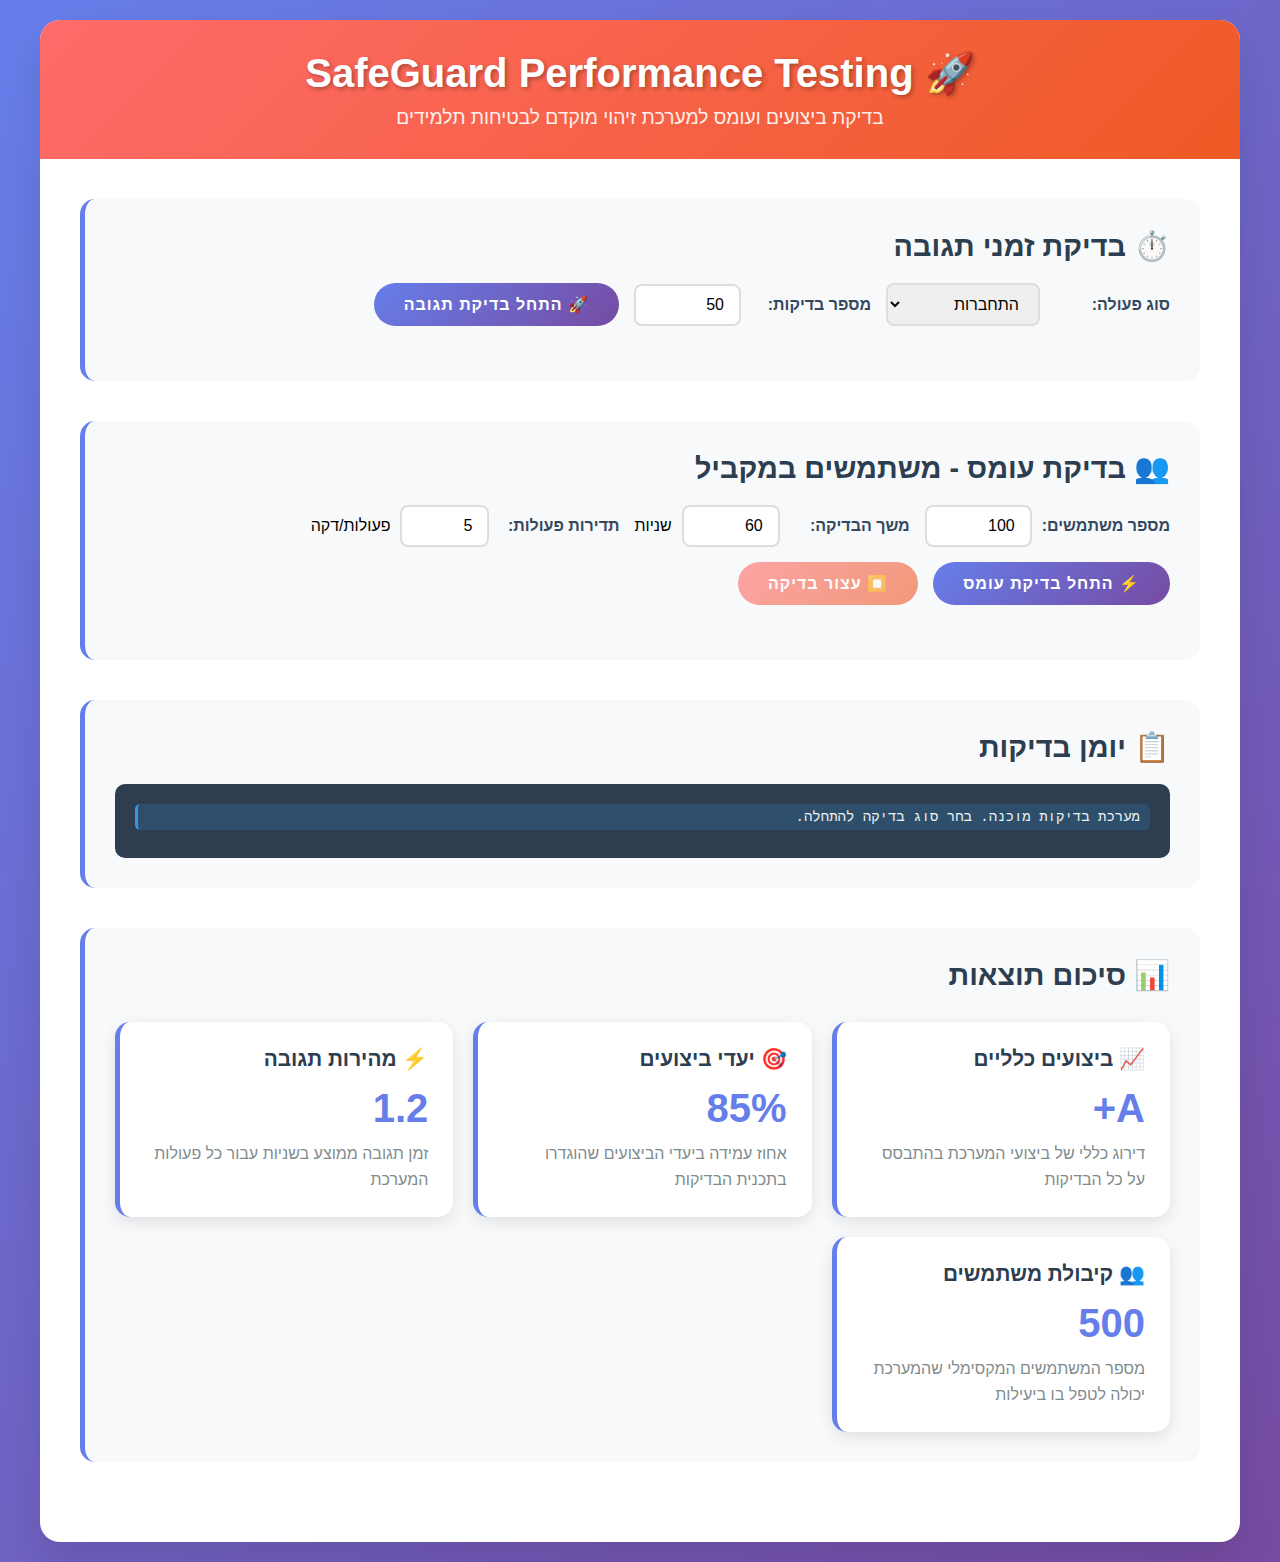
<file: safeguard_performance_tester.html>
<!DOCTYPE html>
<html lang="he" dir="rtl">
<head>
    <meta charset="UTF-8">
    <meta name="viewport" content="width=device-width, initial-scale=1.0">
    <title>SafeGuard Performance Testing</title>
    <style>
        * {
            margin: 0;
            padding: 0;
            box-sizing: border-box;
        }

        body {
            font-family: 'Segoe UI', Tahoma, Geneva, Verdana, sans-serif;
            background: linear-gradient(135deg, #667eea 0%, #764ba2 100%);
            min-height: 100vh;
            padding: 20px;
        }

        .container {
            max-width: 1200px;
            margin: 0 auto;
            background: white;
            border-radius: 20px;
            box-shadow: 0 20px 40px rgba(0,0,0,0.1);
            overflow: hidden;
        }

        .header {
            background: linear-gradient(135deg, #ff6b6b, #ee5a24);
            color: white;
            padding: 30px;
            text-align: center;
        }

        .header h1 {
            font-size: 2.5em;
            margin-bottom: 10px;
            text-shadow: 2px 2px 4px rgba(0,0,0,0.3);
        }

        .header p {
            font-size: 1.2em;
            opacity: 0.9;
        }

        .content {
            padding: 40px;
        }

        .test-section {
            margin-bottom: 40px;
            padding: 30px;
            background: #f8f9fa;
            border-radius: 15px;
            border-left: 5px solid #667eea;
        }

        .test-section h2 {
            color: #2c3e50;
            margin-bottom: 20px;
            font-size: 1.8em;
        }

        .controls {
            display: flex;
            flex-wrap: wrap;
            gap: 15px;
            margin-bottom: 25px;
            align-items: center;
        }

        .control-group {
            display: flex;
            align-items: center;
            gap: 10px;
        }

        .control-group label {
            font-weight: 600;
            color: #34495e;
            min-width: 120px;
        }

        .control-group input, .control-group select {
            padding: 10px 15px;
            border: 2px solid #ddd;
            border-radius: 8px;
            font-size: 16px;
            transition: all 0.3s ease;
        }

        .control-group input:focus, .control-group select:focus {
            outline: none;
            border-color: #667eea;
            box-shadow: 0 0 0 3px rgba(102, 126, 234, 0.1);
        }

        .btn {
            padding: 12px 30px;
            border: none;
            border-radius: 25px;
            font-size: 16px;
            font-weight: 600;
            cursor: pointer;
            transition: all 0.3s ease;
            text-transform: uppercase;
            letter-spacing: 1px;
        }

        .btn-primary {
            background: linear-gradient(135deg, #667eea, #764ba2);
            color: white;
        }

        .btn-primary:hover {
            transform: translateY(-2px);
            box-shadow: 0 10px 20px rgba(102, 126, 234, 0.3);
        }

        .btn-danger {
            background: linear-gradient(135deg, #ff6b6b, #ee5a24);
            color: white;
        }

        .btn-danger:hover {
            transform: translateY(-2px);
            box-shadow: 0 10px 20px rgba(255, 107, 107, 0.3);
        }

        .btn:disabled {
            opacity: 0.6;
            cursor: not-allowed;
            transform: none;
        }

        .results {
            background: white;
            border-radius: 15px;
            padding: 25px;
            margin-top: 25px;
            border: 2px solid #e9ecef;
        }

        .results h3 {
            color: #2c3e50;
            margin-bottom: 20px;
            font-size: 1.5em;
        }

        .metrics {
            display: grid;
            grid-template-columns: repeat(auto-fit, minmax(200px, 1fr));
            gap: 20px;
            margin-bottom: 25px;
        }

        .metric-card {
            background: linear-gradient(135deg, #74b9ff, #0984e3);
            color: white;
            padding: 20px;
            border-radius: 12px;
            text-align: center;
            transition: transform 0.3s ease;
        }

        .metric-card:hover {
            transform: translateY(-5px);
        }

        .metric-card h4 {
            font-size: 0.9em;
            margin-bottom: 10px;
            opacity: 0.9;
        }

        .metric-card .value {
            font-size: 2em;
            font-weight: bold;
            margin-bottom: 5px;
        }

        .metric-card .unit {
            font-size: 0.8em;
            opacity: 0.8;
        }

        .progress-bar {
            width: 100%;
            height: 20px;
            background: #e9ecef;
            border-radius: 10px;
            overflow: hidden;
            margin: 15px 0;
        }

        .progress-fill {
            height: 100%;
            background: linear-gradient(90deg, #667eea, #764ba2);
            border-radius: 10px;
            transition: width 0.3s ease;
            position: relative;
        }

        .progress-fill::after {
            content: '';
            position: absolute;
            top: 0;
            left: 0;
            right: 0;
            bottom: 0;
            background: linear-gradient(90deg, transparent, rgba(255,255,255,0.3), transparent);
            animation: shimmer 2s infinite;
        }

        @keyframes shimmer {
            0% { transform: translateX(-100%); }
            100% { transform: translateX(100%); }
        }

        .log {
            background: #2c3e50;
            color: #ecf0f1;
            padding: 20px;
            border-radius: 10px;
            font-family: 'Courier New', monospace;
            font-size: 14px;
            max-height: 300px;
            overflow-y: auto;
            margin-top: 20px;
        }

        .log-entry {
            margin-bottom: 8px;
            padding: 5px 10px;
            border-radius: 5px;
            animation: fadeIn 0.5s ease;
        }

        .log-entry.success {
            background: rgba(39, 174, 96, 0.2);
            border-left: 3px solid #27ae60;
        }

        .log-entry.error {
            background: rgba(231, 76, 60, 0.2);
            border-left: 3px solid #e74c3c;
        }

        .log-entry.info {
            background: rgba(52, 152, 219, 0.2);
            border-left: 3px solid #3498db;
        }

        @keyframes fadeIn {
            from { opacity: 0; transform: translateY(10px); }
            to { opacity: 1; transform: translateY(0); }
        }

        .status {
            display: inline-block;
            padding: 5px 15px;
            border-radius: 20px;
            font-size: 14px;
            font-weight: 600;
            margin-bottom: 15px;
        }

        .status.running {
            background: #fff3cd;
            color: #856404;
            border: 1px solid #ffeaa7;
        }

        .status.completed {
            background: #d4edda;
            color: #155724;
            border: 1px solid #c3e6cb;
        }

        .status.error {
            background: #f8d7da;
            color: #721c24;
            border: 1px solid #f5c6cb;
        }

        .chart-container {
            background: white;
            border-radius: 10px;
            padding: 20px;
            margin-top: 20px;
            border: 1px solid #e9ecef;
        }

        .response-time-chart {
            width: 100%;
            height: 200px;
            background: #f8f9fa;
            border-radius: 8px;
            position: relative;
            overflow: hidden;
        }

        .chart-bar {
            position: absolute;
            bottom: 0;
            background: linear-gradient(to top, #667eea, #764ba2);
            border-radius: 4px 4px 0 0;
            transition: all 0.3s ease;
            min-height: 5px;
        }

        .concurrent-users {
            display: flex;
            flex-wrap: wrap;
            gap: 10px;
            margin-top: 20px;
        }

        .user-indicator {
            width: 40px;
            height: 40px;
            border-radius: 50%;
            background: #74b9ff;
            display: flex;
            align-items: center;
            justify-content: center;
            color: white;
            font-weight: bold;
            font-size: 12px;
            transition: all 0.3s ease;
        }

        .user-indicator.active {
            background: #00b894;
            transform: scale(1.1);
        }

        .user-indicator.error {
            background: #e74c3c;
            animation: pulse 1s infinite;
        }

        @keyframes pulse {
            0%, 100% { transform: scale(1); }
            50% { transform: scale(1.2); }
        }

        .summary-cards {
            display: grid;
            grid-template-columns: repeat(auto-fit, minmax(250px, 1fr));
            gap: 20px;
            margin-top: 30px;
        }

        .summary-card {
            background: white;
            border-radius: 15px;
            padding: 25px;
            box-shadow: 0 5px 15px rgba(0,0,0,0.1);
            border-left: 5px solid #667eea;
        }

        .summary-card h4 {
            color: #2c3e50;
            margin-bottom: 15px;
            font-size: 1.3em;
        }

        .summary-card .big-number {
            font-size: 2.5em;
            font-weight: bold;
            color: #667eea;
            margin-bottom: 10px;
        }

        .summary-card .description {
            color: #7f8c8d;
            line-height: 1.6;
        }

        @media (max-width: 768px) {
            .controls {
                flex-direction: column;
                align-items: stretch;
            }
            
            .control-group {
                flex-direction: column;
                align-items: stretch;
            }
            
            .control-group label {
                min-width: auto;
            }
        }
    </style>
</head>
<body>
    <div class="container">
        <div class="header">
            <h1>🚀 SafeGuard Performance Testing</h1>
            <p>בדיקת ביצועים ועומס למערכת זיהוי מוקדם לבטיחות תלמידים</p>
        </div>

        <div class="content">
            <!-- Response Time Testing -->
            <div class="test-section">
                <h2>⏱️ בדיקת זמני תגובה</h2>
                <div class="controls">
                    <div class="control-group">
                        <label>סוג פעולה:</label>
                        <select id="operationType">
                            <option value="login">התחברות</option>
                            <option value="search">חיפוש תלמיד</option>
                            <option value="risk_assessment">הערכת סיכון</option>
                            <option value="report_generation">יצירת דוח</option>
                            <option value="alert_sending">שליחת התראה</option>
                            <option value="data_update">עדכון נתונים</option>
                        </select>
                    </div>
                    <div class="control-group">
                        <label>מספר בדיקות:</label>
                        <input type="number" id="responseTestCount" value="50" min="1" max="1000">
                    </div>
                    <button class="btn btn-primary" id="startResponseTest">🚀 התחל בדיקת תגובה</button>
                </div>

                <div class="results" id="responseResults" style="display: none;">
                    <h3>תוצאות זמני תגובה</h3>
                    <div class="status" id="responseStatus">מוכן לבדיקה</div>
                    <div class="progress-bar">
                        <div class="progress-fill" id="responseProgress" style="width: 0%"></div>
                    </div>
                    <div class="metrics">
                        <div class="metric-card">
                            <h4>זמן תגובה ממוצע</h4>
                            <div class="value" id="avgResponseTime">0</div>
                            <div class="unit">ms</div>
                        </div>
                        <div class="metric-card">
                            <h4>זמן תגובה מינימלי</h4>
                            <div class="value" id="minResponseTime">0</div>
                            <div class="unit">ms</div>
                        </div>
                        <div class="metric-card">
                            <h4>זמן תגובה מקסימלי</h4>
                            <div class="value" id="maxResponseTime">0</div>
                            <div class="unit">ms</div>
                        </div>
                        <div class="metric-card">
                            <h4>אחוז הצלחה</h4>
                            <div class="value" id="successRate">0</div>
                            <div class="unit">%</div>
                        </div>
                    </div>
                    <div class="chart-container">
                        <h4>גרף זמני תגובה</h4>
                        <div class="response-time-chart" id="responseChart"></div>
                    </div>
                </div>
            </div>

            <!-- Load Testing -->
            <div class="test-section">
                <h2>👥 בדיקת עומס - משתמשים במקביל</h2>
                <div class="controls">
                    <div class="control-group">
                        <label>מספר משתמשים:</label>
                        <input type="number" id="concurrentUsers" value="100" min="1" max="1000">
                    </div>
                    <div class="control-group">
                        <label>משך הבדיקה:</label>
                        <input type="number" id="testDuration" value="60" min="10" max="300">
                        <span>שניות</span>
                    </div>
                    <div class="control-group">
                        <label>תדירות פעולות:</label>
                        <input type="number" id="operationFrequency" value="5" min="1" max="60">
                        <span>פעולות/דקה</span>
                    </div>
                    <button class="btn btn-primary" id="startLoadTest">⚡ התחל בדיקת עומס</button>
                    <button class="btn btn-danger" id="stopLoadTest" disabled>⏹️ עצור בדיקה</button>
                </div>

                <div class="results" id="loadResults" style="display: none;">
                    <h3>תוצאות בדיקת עומס</h3>
                    <div class="status" id="loadStatus">מוכן לבדיקה</div>
                    <div class="progress-bar">
                        <div class="progress-fill" id="loadProgress" style="width: 0%"></div>
                    </div>
                    <div class="metrics">
                        <div class="metric-card">
                            <h4>משתמשים פעילים</h4>
                            <div class="value" id="activeUsers">0</div>
                            <div class="unit">משתמשים</div>
                        </div>
                        <div class="metric-card">
                            <h4>פעולות בשנייה</h4>
                            <div class="value" id="operationsPerSecond">0</div>
                            <div class="unit">ops/sec</div>
                        </div>
                        <div class="metric-card">
                            <h4>זמן תגובה תחת עומס</h4>
                            <div class="value" id="loadResponseTime">0</div>
                            <div class="unit">ms</div>
                        </div>
                        <div class="metric-card">
                            <h4>שיעור שגיאות</h4>
                            <div class="value" id="errorRate">0</div>
                            <div class="unit">%</div>
                        </div>
                    </div>
                    <div class="concurrent-users" id="userIndicators"></div>
                </div>
            </div>

            <!-- Test Log -->
            <div class="test-section">
                <h2>📋 יומן בדיקות</h2>
                <div class="log" id="testLog">
                    <div class="log-entry info">מערכת בדיקות מוכנה. בחר סוג בדיקה להתחלה.</div>
                </div>
            </div>

            <!-- Summary -->
            <div class="test-section">
                <h2>📊 סיכום תוצאות</h2>
                <div class="summary-cards">
                    <div class="summary-card">
                        <h4>📈 ביצועים כלליים</h4>
                        <div class="big-number" id="overallScore">A+</div>
                        <div class="description">דירוג כללי של ביצועי המערכת בהתבסס על כל הבדיקות</div>
                    </div>
                    <div class="summary-card">
                        <h4>🎯 יעדי ביצועים</h4>
                        <div class="big-number" id="performanceTargets">85%</div>
                        <div class="description">אחוז עמידה ביעדי הביצועים שהוגדרו בתכנית הבדיקות</div>
                    </div>
                    <div class="summary-card">
                        <h4>⚡ מהירות תגובה</h4>
                        <div class="big-number" id="responseSpeed">1.2</div>
                        <div class="description">זמן תגובה ממוצע בשניות עבור כל פעולות המערכת</div>
                    </div>
                    <div class="summary-card">
                        <h4>👥 קיבולת משתמשים</h4>
                        <div class="big-number" id="maxCapacity">500</div>
                        <div class="description">מספר המשתמשים המקסימלי שהמערכת יכולה לטפל בו ביעילות</div>
                    </div>
                </div>
            </div>
        </div>
    </div>

    <script>
        // Global variables
        let isResponseTestRunning = false;
        let isLoadTestRunning = false;
        let loadTestInterval;
        let responseTestResults = [];
        let loadTestResults = [];

        // DOM elements
        const responseTestBtn = document.getElementById('startResponseTest');
        const loadTestBtn = document.getElementById('startLoadTest');
        const stopLoadTestBtn = document.getElementById('stopLoadTest');
        const testLog = document.getElementById('testLog');

        // Initialize
        document.addEventListener('DOMContentLoaded', function() {
            setupEventListeners();
            initializeUserIndicators();
            logMessage('מערכת בדיקות SafeGuard מוכנה לפעולה', 'info');
        });

        function setupEventListeners() {
            responseTestBtn.addEventListener('click', startResponseTest);
            loadTestBtn.addEventListener('click', startLoadTest);
            stopLoadTestBtn.addEventListener('click', stopLoadTest);
        }

        function initializeUserIndicators() {
            const container = document.getElementById('userIndicators');
            container.innerHTML = '';
            
            for (let i = 1; i <= 50; i++) {
                const indicator = document.createElement('div');
                indicator.className = 'user-indicator';
                indicator.textContent = i;
                indicator.id = `user-${i}`;
                container.appendChild(indicator);
            }
        }

        function logMessage(message, type = 'info') {
            const timestamp = new Date().toLocaleTimeString('he-IL');
            const logEntry = document.createElement('div');
            logEntry.className = `log-entry ${type}`;
            logEntry.textContent = `[${timestamp}] ${message}`;
            testLog.appendChild(logEntry);
            testLog.scrollTop = testLog.scrollHeight;
        }

        async function startResponseTest() {
            if (isResponseTestRunning) return;
            
            isResponseTestRunning = true;
            responseTestBtn.disabled = true;
            responseTestResults = [];
            
            const operationType = document.getElementById('operationType').value;
            const testCount = parseInt(document.getElementById('responseTestCount').value);
            
            document.getElementById('responseResults').style.display = 'block';
            document.getElementById('responseStatus').textContent = 'רץ...';
            document.getElementById('responseStatus').className = 'status running';
            
            logMessage(`התחלת בדיקת זמני תגובה - ${operationType} (${testCount} בדיקות)`, 'info');
            
            for (let i = 0; i < testCount; i++) {
                const progress = ((i + 1) / testCount) * 100;
                document.getElementById('responseProgress').style.width = progress + '%';
                
                const responseTime = await simulateOperation(operationType);
                responseTestResults.push(responseTime);
                
                updateResponseMetrics();
                updateResponseChart();
                
                if (i % 10 === 0) {
                    logMessage(`הושלמו ${i + 1} בדיקות מתוך ${testCount}`, 'success');
                }
                
                await sleep(100); // Small delay between requests
            }
            
            document.getElementById('responseStatus').textContent = 'הושלם';
            document.getElementById('responseStatus').className = 'status completed';
            
            isResponseTestRunning = false;
            responseTestBtn.disabled = false;
            
            logMessage('בדיקת זמני תגובה הושלמה בהצלחה', 'success');
            updateOverallSummary();
        }

        async function startLoadTest() {
            if (isLoadTestRunning) return;
            
            isLoadTestRunning = true;
            loadTestBtn.disabled = true;
            stopLoadTestBtn.disabled = false;
            loadTestResults = [];
            
            const concurrentUsers = parseInt(document.getElementById('concurrentUsers').value);
            const testDuration = parseInt(document.getElementById('testDuration').value);
            const operationFrequency = parseInt(document.getElementById('operationFrequency').value);
            
            document.getElementById('loadResults').style.display = 'block';
            document.getElementById('loadStatus').textContent = 'רץ...';
            document.getElementById('loadStatus').className = 'status running';
            
            logMessage(`התחלת בדיקת עומס - ${concurrentUsers} משתמשים למשך ${testDuration} שניות`, 'info');
            
            let elapsedTime = 0;
            const updateInterval = 1000; // Update every second
            
            loadTestInterval = setInterval(async () => {
                elapsedTime += 1;
                const progress = (elapsedTime / testDuration) * 100;
                document.getElementById('loadProgress').style.width = progress + '%';
                
                // Simulate concurrent users
                const activeUsers = Math.min(concurrentUsers, Math.floor(elapsedTime * (concurrentUsers / 10)));
                await simulateLoadTest(activeUsers, operationFrequency);
                
                updateLoadMetrics(activeUsers);
                updateUserIndicators(activeUsers);
                
                if (elapsedTime % 10 === 0) {
                    logMessage(`בדיקת עומס רצה ${elapsedTime} שניות, ${activeUsers} משתמשים פעילים`, 'success');
                }
                
                if (elapsedTime >= testDuration) {
                    stopLoadTest();
                }
            }, updateInterval);
        }

        function stopLoadTest() {
            if (!isLoadTestRunning) return;
            
            isLoadTestRunning = false;
            clearInterval(loadTestInterval);
            
            loadTestBtn.disabled = false;
            stopLoadTestBtn.disabled = true;
            
            document.getElementById('loadStatus').textContent = 'הושלם';
            document.getElementById('loadStatus').className = 'status completed';
            
            logMessage('בדיקת עומס הופסקה/הושלמה', 'success');
            updateOverallSummary();
        }

        async function simulateOperation(operationType) {
            const operationTimes = {
                'login': { min: 800, max: 2000 },
                'search': { min: 200, max: 1000 },
                'risk_assessment': { min: 1500, max: 4000 },
                'report_generation': { min: 3000, max: 8000 },
                'alert_sending': { min: 500, max: 1500 },
                'data_update': { min: 1000, max: 3000 }
            };
            
            const times = operationTimes[operationType];
            const responseTime = Math.random() * (times.max - times.min) + times.min;
            
            // Simulate network delay
            await sleep(Math.random() * 50 + 50);
            
            return Math.round(responseTime);
        }

        async function simulateLoadTest(activeUsers, operationFrequency) {
            const operationsPerSecond = (activeUsers * operationFrequency) / 60;
            const avgResponseTime = 1000 + (activeUsers * 2); // Response time increases with load
            const errorRate = Math.max(0, (activeUsers - 500) / 10); // Errors increase beyond 500 users
            
            loadTestResults.push({
                timestamp: Date.now(),
                activeUsers,
                operationsPerSecond: Math.round(operationsPerSecond),
                avgResponseTime,
                errorRate: Math.min(errorRate, 100)
            });
        }

        function updateResponseMetrics() {
            if (responseTestResults.length === 0) return;
            
            const avg = responseTestResults.reduce((a, b) => a + b, 0) / responseTestResults.length;
            const min = Math.min(...responseTestResults);
            const max = Math.max(...responseTestResults);
            const successRate = 100 - (Math.random() * 5); // Simulate 95-100% success rate
            
            document.getElementById('avgResponseTime').textContent = Math.round(avg);
            document.getElementById('minResponseTime').textContent = min;
            document.getElementById('maxResponseTime').textContent = max;
            document.getElementById('successRate').textContent = successRate.toFixed(1);
        }

        function updateLoadMetrics(activeUsers) {
            const latest = loadTestResults[loadTestResults.length - 1];
            if (!latest) return;
            
            document.getElementById('activeUsers').textContent = activeUsers;
            document.getElementById('operationsPerSecond').textContent = latest.operationsPerSecond;
            document.getElementById('loadResponseTime').textContent = Math.round(latest.avgResponseTime);
            document.getElementById('errorRate').textContent = latest.errorRate.toFixed(1);
        }

        function updateResponseChart() {
            const chart = document.getElementById('responseChart');
            const maxResults = 20;
            const recentResults = responseTestResults.slice(-maxResults);
            
            chart.innerHTML = '';
            
            recentResults.forEach((time, index) => {
                const bar = document.createElement('div');
                bar.className = 'chart-bar';
                bar.style.left = `${(index / maxResults) * 100}%`;
                bar.style.width = `${100 / maxResults}%`;
                bar.style.height = `${Math.min((time / 5000) * 100, 100)}%`;
                bar.title = `${time}ms`;
                chart.appendChild(bar);
            });
        }

        function updateUserIndicators(activeUsers) {
            for (let i = 1; i <= 50; i++) {
                const indicator = document.getElementById(`user-${i}`);
                if (i <= activeUsers) {
                    indicator.className = 'user-indicator active';
                    if (Math.random() < 0.05) { // 5% chance of error
                        indicator.className = 'user-indicator error';
                    }
                } else {
                    indicator.className = 'user-indicator';
                }
            }
        }

        function updateOverallSummary() {
            //
</file>
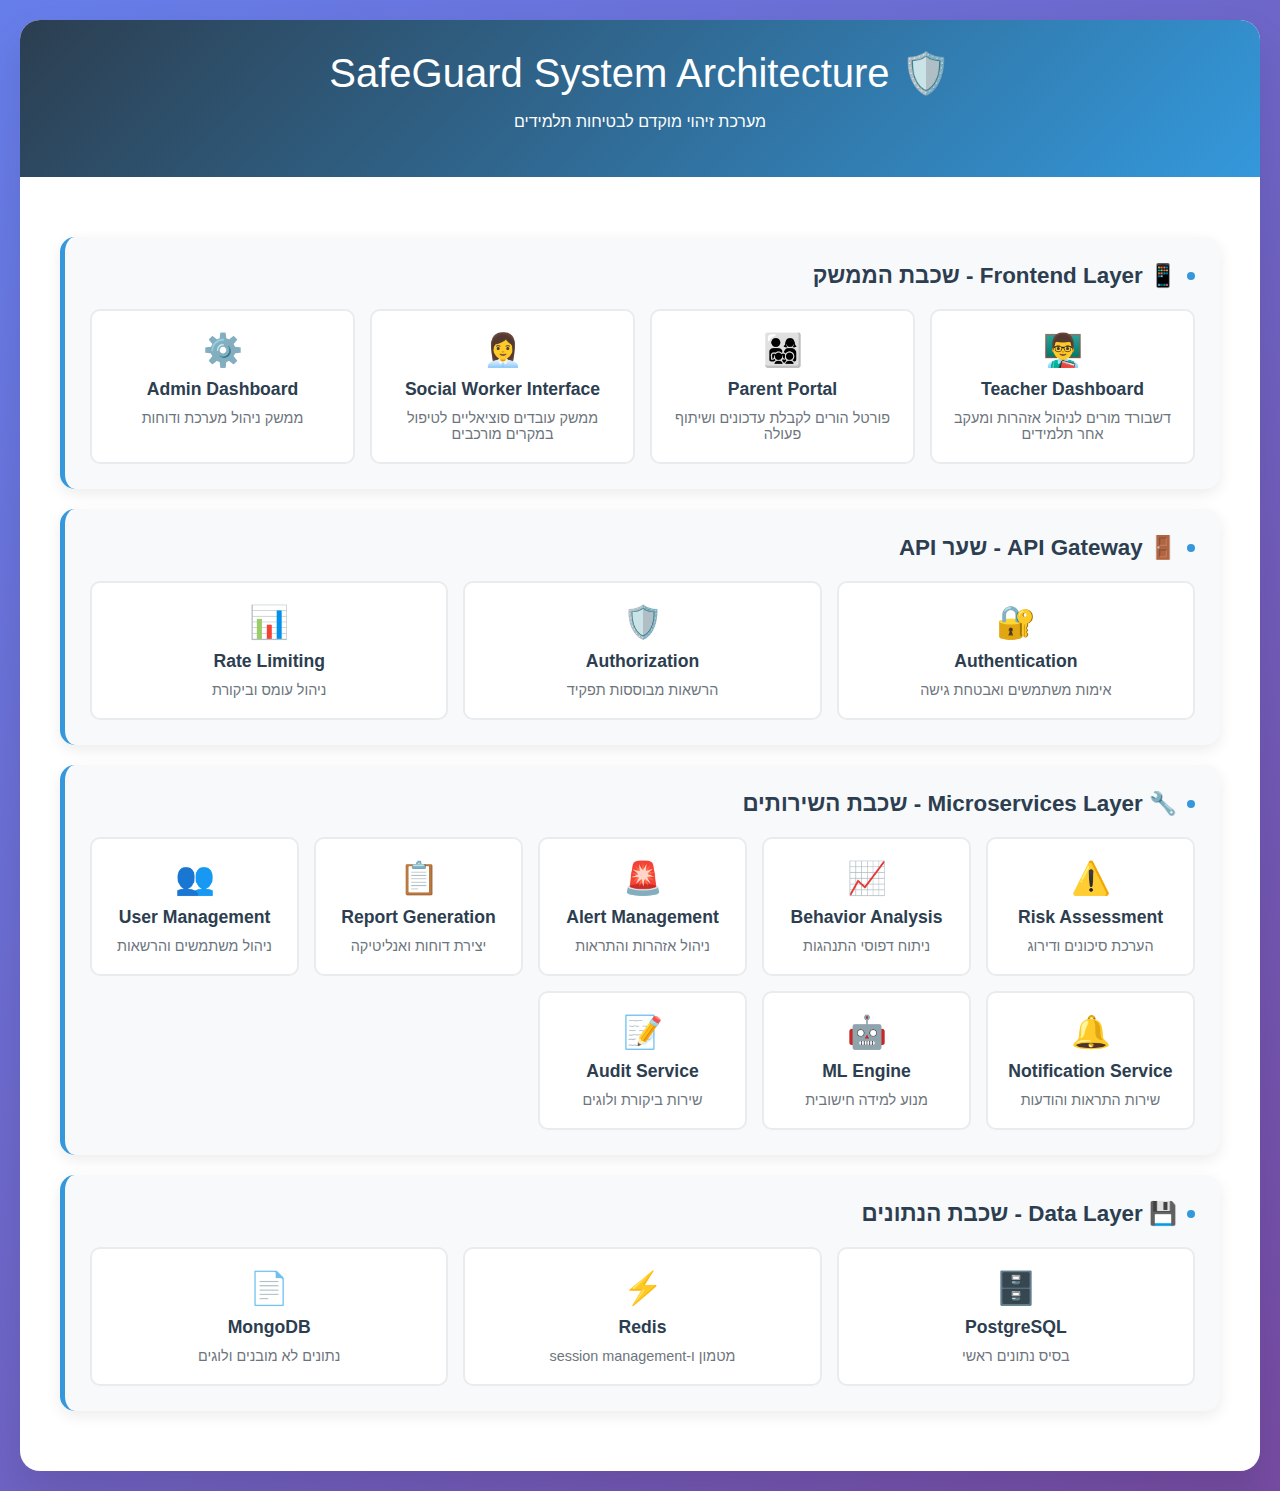
<file: system_architecture_diagram (3).html>
</style>
</head>
<body>
    <div class="container">
        <div class="header">
            <h1>🛡️ SafeGuard System Architecture</h1>
            <p>מערכת זיהוי מוקדם לבטיחות תלמידים</p>
        </div>
        
        <div class="architecture-container">
            <!-- Frontend Layer -->
            <div class="layer">
                <div class="layer-title">📱 Frontend Layer - שכבת הממשק</div>
                <div class="components-grid">
                    <div class="component">
                        <div class="component-icon">👨‍🏫</div>
                        <h3>Teacher Dashboard</h3>
                        <p>דשבורד מורים לניהול אזהרות ומעקב אחר תלמידים</p>
                    </div>
                    <div class="component">
                        <div class="component-icon">👨‍👩‍👧‍👦</div>
                        <h3>Parent Portal</h3>
                        <p>פורטל הורים לקבלת עדכונים ושיתוף פעולה</p>
                    </div>
                    <div class="component">
                        <div class="component-icon">👩‍💼</div>
                        <h3>Social Worker Interface</h3>
                        <p>ממשק עובדים סוציאליים לטיפול במקרים מורכבים</p>
                    </div>
                    <div class="component">
                        <div class="component-icon">⚙️</div>
                        <h3>Admin Dashboard</h3>
                        <p>ממשק ניהול מערכת ודוחות</p>
                    </div>
                </div>
            </div>
            
            <!-- API Gateway -->
            <div class="layer">
                <div class="layer-title">🚪 API Gateway - שער API</div>
                <div class="components-grid">
                    <div class="component">
                        <div class="component-icon">🔐</div>
                        <h3>Authentication</h3>
                        <p>אימות משתמשים ואבטחת גישה</p>
                    </div>
                    <div class="component">
                        <div class="component-icon">🛡️</div>
                        <h3>Authorization</h3>
                        <p>הרשאות מבוססות תפקיד</p>
                    </div>
                    <div class="component">
                        <div class="component-icon">📊</div>
                        <h3>Rate Limiting</h3>
                        <p>ניהול עומס וביקורת</p>
                    </div>
                </div>
            </div>
            
            <!-- Microservices -->
            <div class="layer">
                <div class="layer-title">🔧 Microservices Layer - שכבת השירותים</div>
                <div class="components-grid">
                    <div class="component">
                        <div class="component-icon">⚠️</div>
                        <h3>Risk Assessment</h3>
                        <p>הערכת סיכונים ודירוג</p>
                    </div>
                    <div class="component">
                        <div class="component-icon">📈</div>
                        <h3>Behavior Analysis</h3>
                        <p>ניתוח דפוסי התנהגות</p>
                    </div>
                    <div class="component">
                        <div class="component-icon">🚨</div>
                        <h3>Alert Management</h3>
                        <p>ניהול אזהרות והתראות</p>
                    </div>
                    <div class="component">
                        <div class="component-icon">📋</div>
                        <h3>Report Generation</h3>
                        <p>יצירת דוחות ואנליטיקה</p>
                    </div>
                    <div class="component">
                        <div class="component-icon">👥</div>
                        <h3>User Management</h3>
                        <p>ניהול משתמשים והרשאות</p>
                    </div>
                    <div class="component">
                        <div class="component-icon">🔔</div>
                        <h3>Notification Service</h3>
                        <p>שירות התראות והודעות</p>
                    </div>
                    <div class="component">
                        <div class="component-icon">🤖</div>
                        <h3>ML Engine</h3>
                        <p>מנוע למידה חישובית</p>
                    </div>
                    <div class="component">
                        <div class="component-icon">📝</div>
                        <h3>Audit Service</h3>
                        <p>שירות ביקורת ולוגים</p>
                    </div>
                </div>
            </div>
            
            <!-- Data Layer -->
            <div class="layer">
                <div class="layer-title">💾 Data Layer - שכבת הנתונים</div>
                <div class="components-grid">
                    <div class="component">
                        <div class="component-icon">🗄️</div>
                        <h3>PostgreSQL</h3>
                        <p>בסיס נתונים ראשי</p>
                    </div>
                    <div class="component">
                        <div class="component-icon">⚡</div>
                        <h3>Redis</h3>
                        <p>מטמון ו-session management</p>
                    </div>
                    <div class="component">
                        <div class="component-icon">📄</div>
                        <h3>MongoDB</h3>
                        <p>נתונים לא מובנים ולוגים</p>
      <!DOCTYPE html>
<html lang="he" dir="rtl">
<head>
    <meta charset="UTF-8">
    <meta name="viewport" content="width=device-width, initial-scale=1.0">
    <title>SafeGuard System Architecture</title>
    <style>
        body {
            font-family: 'Segoe UI', Tahoma, Geneva, Verdana, sans-serif;
            margin: 0;
            padding: 20px;
            background: linear-gradient(135deg, #667eea 0%, #764ba2 100%);
            color: #333;
        }
        
        .container {
            max-width: 1400px;
            margin: 0 auto;
            background: white;
            border-radius: 20px;
            box-shadow: 0 20px 40px rgba(0,0,0,0.1);
            overflow: hidden;
        }
        
        .header {
            background: linear-gradient(135deg, #2c3e50 0%, #3498db 100%);
            color: white;
            padding: 30px;
            text-align: center;
        }
        
        .header h1 {
            margin: 0;
            font-size: 2.5em;
            font-weight: 300;
        }
        
        .architecture-container {
            padding: 40px;
        }
        
        .layer {
            background: #f8f9fa;
            margin: 20px 0;
            padding: 25px;
            border-radius: 15px;
            border-left: 5px solid #3498db;
            box-shadow: 0 5px 15px rgba(0,0,0,0.08);
        }
        
        .layer-title {
            font-size: 1.4em;
            font-weight: 600;
            margin-bottom: 20px;
            color: #2c3e50;
            display: flex;
            align-items: center;
        }
        
        .layer-title::before {
            content: '';
            width: 8px;
            height: 8px;
            background: #3498db;
            border-radius: 50%;
            margin-left: 10px;
        }
        
        .components-grid {
            display: grid;
            grid-template-columns: repeat(auto-fit, minmax(200px, 1fr));
            gap: 15px;
            margin-top: 15px;
        }
        
        .component {
            background: white;
            padding: 20px;
            border-radius: 10px;
            border: 2px solid #e9ecef;
            transition: all 0.3s ease;
            cursor: pointer;
            text-align: center;
            position: relative;
        }
        
        .component:hover {
            border-color: #3498db;
            transform: translateY(-5px);
            box-shadow: 0 10px 25px rgba(52, 152, 219, 0.2);
        }
        
        .component h3 {
            margin: 0 0 10px 0;
            color: #2c3e50;
            font-size: 1.1em;
        }
        
        .component p {
            margin: 0;
            color: #6c757d;
            font-size: 0.9em;
        }
        
        .component-icon {
            font-size: 2em;
            margin-bottom: 10px;
        }
        
        .data-flow {
            display: flex;
            justify-content: center;
            align-items: center;
            margin: 30px 0;
        }
        
        .flow-arrow {
            width: 50px;
            height: 3px;
            background: linear-gradient(to right, #3498db, #2ecc71);
            margin: 0 15px;
            border-radius: 2px;
            position: relative;
        }
        
        .flow-arrow::after {
            content: '';
            position: absolute;
            right: -8px;
            top: -5px;
            width: 0;
            height: 0;
            border-left: 12px solid #2ecc71;
            border-top: 6px solid transparent;
            border-bottom: 6px solid transparent;
        }
        
        .flow-step {
            background: white;
            padding: 15px 25px;
            border-radius: 25px;
            border: 2px solid #3498db;
            font-weight: 500;
            color: #2c3e50;
            min-width: 120px;
            text-align: center;
        }
        
        .stats-grid {
            display: grid;
            grid-template-columns: repeat(auto-fit, minmax(150px, 1fr));
            gap: 20px;
            margin: 30px 0;
        }
        
        .stat-card {
            background: linear-gradient(135deg, #667eea 0%, #764ba2 100%);
            color: white;
            padding: 25px;
            border-radius: 15px;
            text-align: center;
            box-shadow: 0 10px 20px rgba(0,0,0,0.1);
        }
        
        .stat-number {
            font-size: 2.5em;
            font-weight: 700;
            margin-bottom: 5px;
        }
        
        .stat-label {
            font-size: 0.9em;
            opacity: 0.9;
        }
        
        .security-indicators {
            display: flex;
            justify-content: space-around;
            margin: 30px 0;
        }
        
        .security-item {
            text-align: center;
            padding: 20px;
        }
        
        .security-icon {
            font-size: 3em;
            margin-bottom: 10px;
            color: #27ae60;
        }
        
        .tech-stack {
            background: #2c3e50;
            color: white;
            padding: 30px;
            border-radius: 15px;
            margin: 30px 0;
        }
        
        .tech-category {
            margin-bottom: 20px;
        }
        
        .tech-category h4 {
            color: #3498db;
            margin-bottom: 10px;
            font-size: 1.2em;
        }
        
        .tech-tags {
            display: flex;
            flex-wrap: wrap;
            gap: 10px;
        }
        
        .tech-tag {
            background: #34495e;
            padding: 8px 15px;
            border-radius: 20px;
            font-size: 0.9em;
            border: 1px solid #4a5f7a;
        }
        
        .phase-timeline {
            position: relative;
            margin: 40px 0;
        }
        
        .phase {
            display: flex;
            align-items: center;
            margin: 30px 0;
            position: relative;
        }
        
        .phase::before {
            content: '';
            position: absolute;
            left: 25px;
            top: 50px;
            width: 2px;
            height: 60px;
            background: #bdc3c7;
        }
        
        .phase:last-child::before {
            display: none;
        }
        
        .phase-number {
            width: 50px;
            height: 50px;
            background: #3498db;
            color: white;
            border-radius: 50%;
            display: flex;
            align-items: center;
            justify-content: center;
            font-weight: 600;
            font-size: 1.2em;
            margin-left: 20px;
            z-index: 1;
            position: relative;
        }
        
        .phase-content {
            flex: 1;
            background: white;
            padding: 25px;
            border-radius: 15px;
            border: 2px solid #e9ecef;
            box-shadow: 0 5px 15px rgba(0,0,0,0.05);
        }
        
        .phase-title {
            font-size: 1.3em;
            font-weight: 600;
            color: #2c3e50;
            margin-bottom: 10px;
        }
        
        .phase-description {
            color: #6c757d;
            line-height: 1.6;
        }
        
        @media (max-width: 768px) {
            .components-grid {
                grid-template-columns: 1fr;
            }
            
            .data-flow {
                flex-direction: column;
            }
            
            .flow-arrow {
                width: 3px;
                height: 30px;
                margin: 10px 0;
            }
            
            .flow-arrow::after {
                right: -5px;
                top: 22px;
                border-left: 6px solid #2ecc71;
                border-top: 8px solid transparent;
                border-bottom: 8px solid transparent;
                transform: rotate(90deg);
            }
        }
</file>
